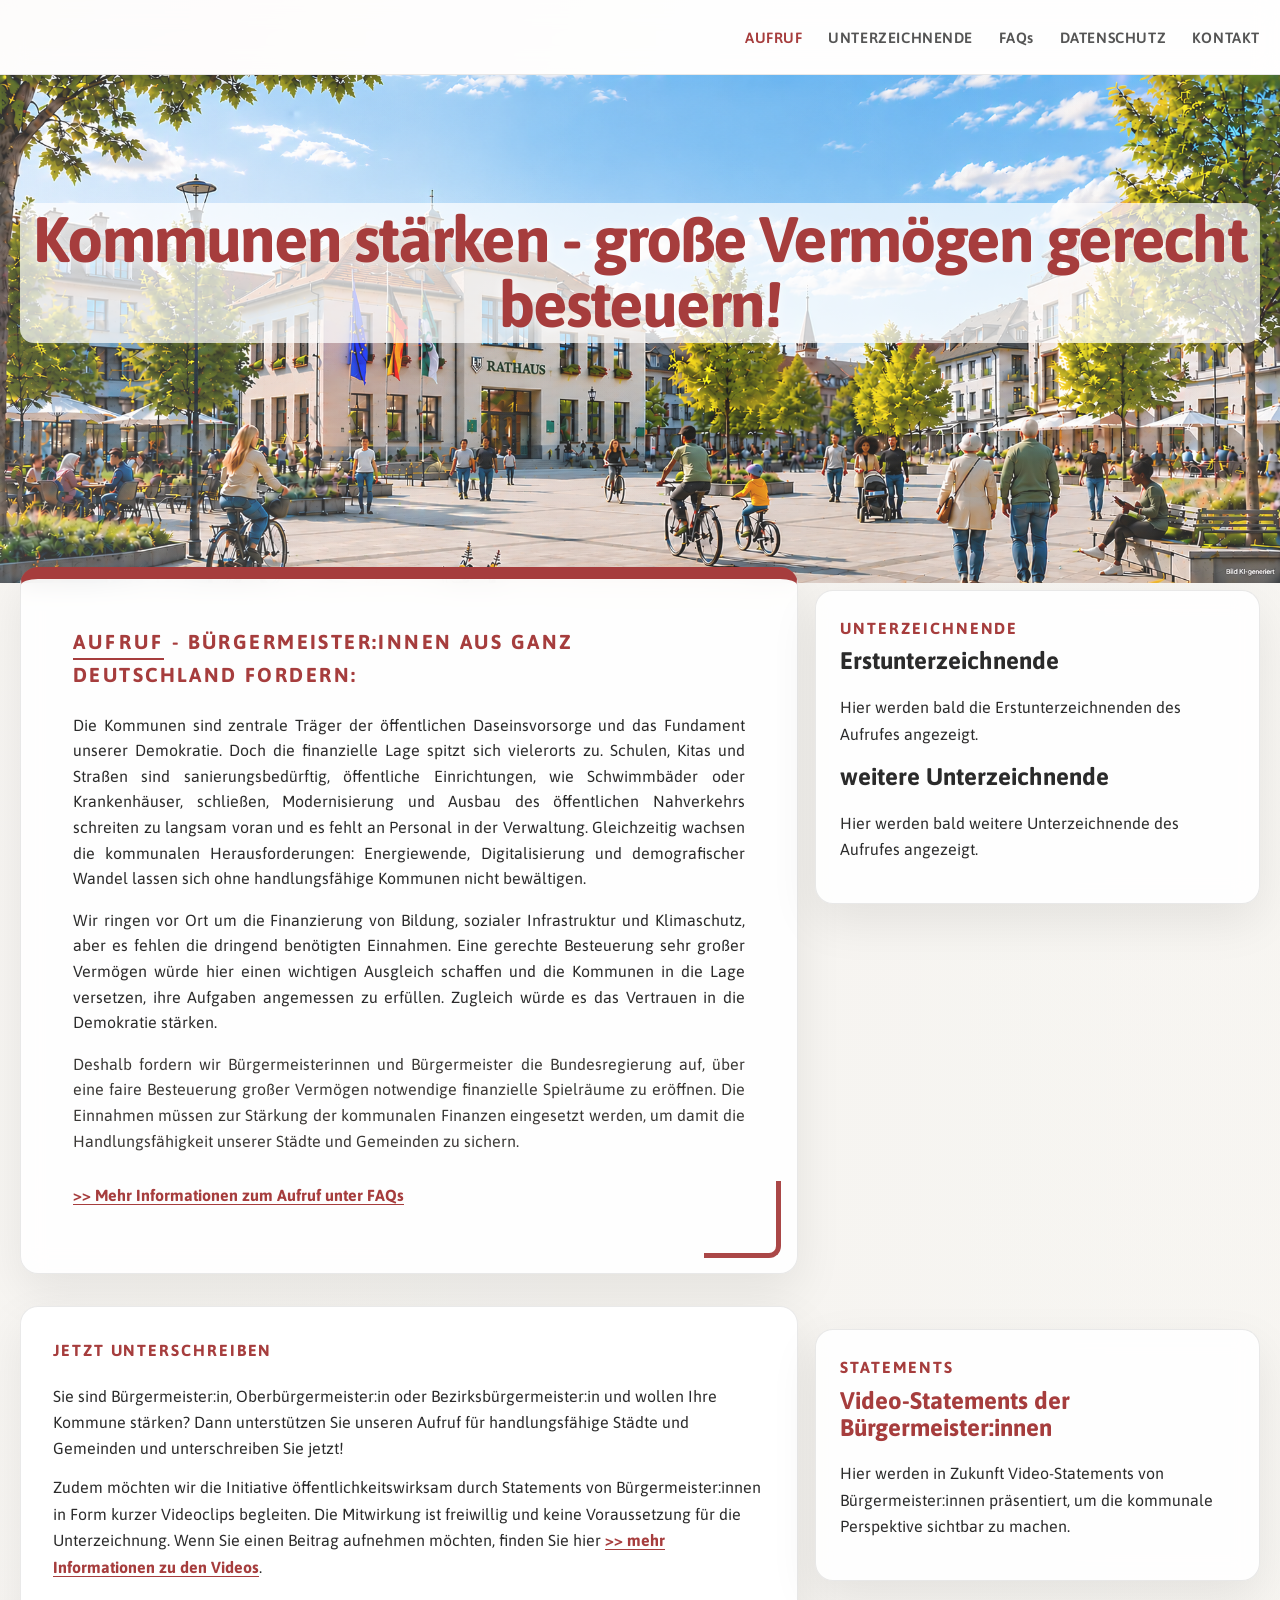
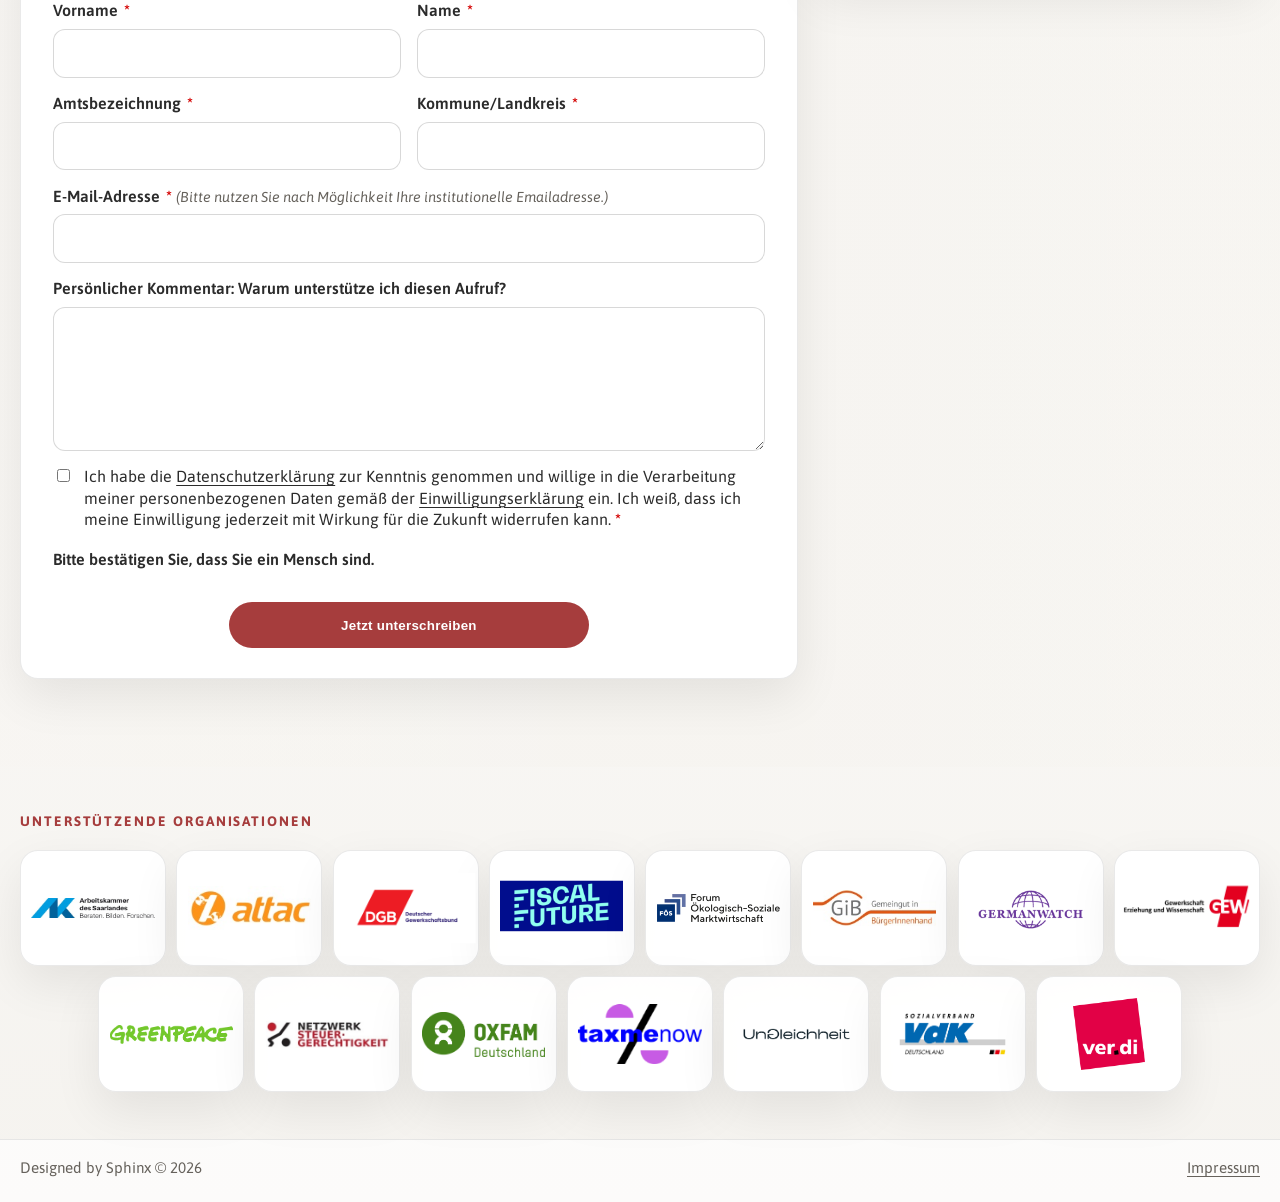
<file: index.html>
﻿<!doctype html>
<html lang="de">
<head>
  <meta charset="utf-8">
  <meta name="viewport" content="width=device-width, initial-scale=1">
  <title>Kommunen stärken - Für starke Kommunen</title>
  <meta name="description" content="Lokale Reproduktion von Kommunen stärken mit den überarbeiteten Texten aus der PDF und den verlinkten Unterseiten.">
  <link rel="preconnect" href="https://fonts.googleapis.com">
  <link rel="preconnect" href="https://fonts.gstatic.com" crossorigin>
  <link href="https://fonts.googleapis.com/css2?family=Asap:wght@300;400;500;600;700&display=swap" rel="stylesheet">
  <link rel="stylesheet" href="./style.css?v=20261107-title-2">
  <script src="https://js.hcaptcha.com/1/api.js" async defer></script>
  <script defer src="./script.js?v=20260735"></script>
</head>
<body class="home">
  <header class="site-header">
    <div class="container header-inner">
      <button class="nav-toggle" type="button" aria-expanded="false" aria-controls="site-nav">
        <span class="sr-only">Navigation umschalten</span>
        <span></span><span></span><span></span>
      </button>
      <nav id="site-nav" class="site-nav" aria-label="Hauptnavigation">
        <a class="active" href="./">Aufruf</a>
        <a href="./unterstuetzer-unterstuetzerinnen-unterschriften/">Unterzeichnende</a>
        <a class="faq-link" href="./faqs/">FAQs</a>
        <a href="./datenschutz/">Datenschutz</a>
        <a href="./kontakt/">Kontakt</a>
      </nav>
    </div>
  </header>

  <main>
    <section class="hero">
      <div class="container hero-stage" style="padding-top:8rem;padding-bottom:5.5rem;">
        <div class="hero-title">
          <h1>Kommunen stärken - große Vermögen gerecht besteuern!</h1>
        </div>
        <div class="hero-grid hero-grid-home" style="margin-top:14rem;">
          <div class="hero-copy" style="margin-top:0;">
            <p class="panel-label"><span class="panel-label-aufruf">Aufruf</span> - Bürgermeister:innen aus ganz Deutschland fordern:</p>
            <p>
              Die Kommunen sind zentrale Träger der öffentlichen Daseinsvorsorge und das Fundament unserer
              Demokratie. Doch die finanzielle Lage spitzt sich vielerorts zu. Schulen, Kitas und Straßen sind
              sanierungsbedürftig, öffentliche Einrichtungen, wie Schwimmbäder oder
              Krankenhäuser, schließen, Modernisierung und Ausbau des öffentlichen Nahverkehrs schreiten zu
              langsam voran und es fehlt an Personal in der Verwaltung. Gleichzeitig wachsen die kommunalen
              Herausforderungen: Energiewende, Digitalisierung und demografischer Wandel lassen sich ohne
              handlungsfähige Kommunen nicht bewältigen.
            </p>
            <p>
              Wir ringen vor Ort um die Finanzierung von Bildung, sozialer Infrastruktur und Klimaschutz, aber es
              fehlen die dringend benötigten Einnahmen. Eine gerechte Besteuerung sehr großer Vermögen
              würde hier einen wichtigen Ausgleich schaffen und die Kommunen in die Lage versetzen, ihre
              Aufgaben angemessen zu erfüllen. Zugleich würde es das Vertrauen in die Demokratie stärken.
            </p>
            <p class="lead">
              Deshalb fordern wir Bürgermeisterinnen und Bürgermeister die Bundesregierung auf, über eine
              faire Besteuerung großer Vermögen notwendige finanzielle Spielräume zu eröffnen. Die
              Einnahmen müssen zur Stärkung der kommunalen Finanzen eingesetzt werden, um damit die
              Handlungsfähigkeit unserer Städte und Gemeinden zu sichern.
            </p>
            <p>
              <a class="inline-link" href="./faqs/">&gt;&gt; Mehr Informationen zum Aufruf unter FAQs</a>
            </p>
          </div>
          <aside class="hero-panel" style="margin-top:1.4rem;">
            <p class="panel-label">Unterzeichnende</p>
            <h2>Erstunterzeichnende</h2>
            <p>Hier werden bald die Erstunterzeichnenden des Aufrufes angezeigt.</p>
            <h2>weitere Unterzeichnende</h2>
            <p>Hier werden bald weitere Unterzeichnende des Aufrufes angezeigt.</p>
          </aside>
          <form
            class="signature-form hero-contact-form custom-signature-form"
            id="custom-signature-form"
            action="https://submit.jotform.com/submit/262112882652052"
            method="POST"
            target="jotform-submit-frame"
            accept-charset="utf-8"
          >
            <div class="form-intro">
              <p class="panel-label">Jetzt unterschreiben</p>
              <p class="form-intro-copy">
                Sie sind Bürgermeister:in, Oberbürgermeister:in oder Bezirksbürgermeister:in und wollen Ihre Kommune stärken? Dann unterstützen Sie unseren Aufruf für handlungsfähige Städte und Gemeinden und unterschreiben Sie jetzt!
              </p>
              <p class="form-video-note">
                Zudem möchten wir die Initiative öffentlichkeitswirksam durch Statements von Bürgermeister:innen in Form kurzer Videoclips begleiten. Die Mitwirkung ist freiwillig und keine Voraussetzung für die Unterzeichnung. Wenn Sie einen Beitrag aufnehmen möchten, finden Sie hier
                <a
                  class="inline-link video-info-trigger"
                  href="#video-info-modal"
                  data-modal-open="video-info-modal"
                  aria-haspopup="dialog"
                  aria-controls="video-info-modal"
                ><strong>&gt;&gt; mehr Informationen zu den Videos</strong></a>.
              </p>
            </div>

            <input type="hidden" name="formID" value="262112882652052">
            <input type="hidden" name="JWTContainer" id="jotform-jwt-container" value="">
            <input type="hidden" name="cardinalOrderNumber" id="jotform-cardinal-order-number" value="">
            <input type="hidden" name="jsExecutionTracker" value="build-date-1785599306585">
            <input type="hidden" name="submitSource" value="unknown">
            <input type="hidden" name="submitDate" id="jotform-submit-date" value="">
            <input type="hidden" name="buildDate" value="1785599306585">
            <input type="hidden" name="uploadServerUrl" value="https://upload.jotform.com/upload">
            <input type="hidden" name="eventObserver" value="1">
            <input type="hidden" name="simple_spc" value="262112882652052-262112882652052">
            <input type="hidden" name="website" value="">
            <input type="hidden" name="q13_typeA" id="jotform-consent-value" value="">
            <input type="hidden" name="q24_verifizierungsstatus" value="">
            <input type="hidden" name="hcaptcha_visible" id="jotform-hcaptcha-visible" value="">

            <div class="form-grid">
              <div class="field">
                <label for="signature-first">Vorname <span class="required-star" aria-hidden="true">*</span></label>
                <input id="signature-first" name="q2_q2_fullname0[first]" type="text" autocomplete="given-name" required>
              </div>
              <div class="field">
                <label for="signature-last">Name <span class="required-star" aria-hidden="true">*</span></label>
                <input id="signature-last" name="q2_q2_fullname0[last]" type="text" autocomplete="family-name" required>
              </div>
              <div class="field">
                <label for="signature-office">Amtsbezeichnung <span class="required-star" aria-hidden="true">*</span></label>
                <input id="signature-office" name="q20_amtsbezeichnung" type="text" autocomplete="organization-title" required>
              </div>
              <div class="field">
                <label for="signature-municipality">Kommune/Landkreis <span class="required-star" aria-hidden="true">*</span></label>
                <input id="signature-municipality" name="q21_kommunelandkreis" type="text" autocomplete="address-level2" required>
              </div>
              <div class="field field-full">
                <label for="signature-email">E-Mail-Adresse <span class="required-star" aria-hidden="true">*</span> <span class="email-hint">(Bitte nutzen Sie nach Möglichkeit Ihre institutionelle Emailadresse.)</span></label>
                <input id="signature-email" name="q23_emailadresse" type="email" autocomplete="email" required>
              </div>
              <div class="field field-full">
                <label for="signature-statement">Persönlicher Kommentar: Warum unterstütze ich diesen Aufruf?</label>
                <textarea id="signature-statement" name="q4_q4_textarea2" rows="6"></textarea>
              </div>
              <div class="field field-full">
                <label class="checkline consent-checkline" for="signature-consent">
                  <input id="signature-consent" type="checkbox" required>
                  <span>
                    Ich habe die <a href="./datenschutz/">Datenschutzerklärung</a> zur Kenntnis genommen und willige in die Verarbeitung meiner personenbezogenen Daten gemäß der <a href="#consent-modal" data-modal-open="consent-modal" aria-haspopup="dialog" aria-controls="consent-modal">Einwilligungserklärung</a> ein. Ich weiß, dass ich meine Einwilligung jederzeit mit Wirkung für die Zukunft widerrufen kann. <span class="consent-checkmark" aria-hidden="true">*</span>
                  </span>
                </label>
              </div>
              <div class="field field-full captcha-block">
                <p class="captcha-label">Bitte bestätigen Sie, dass Sie ein Mensch sind.</p>
                <div class="h-captcha" data-sitekey="772f4a50-7161-425e-8cd5-4d7e361ab765" data-callback="hcaptchaCallbackCustom" data-expired-callback="hcaptchaExpiredCallbackCustom"></div>
              </div>
            </div>

            <div class="form-actions">
              <button class="btn btn-primary" type="submit" style="cursor: pointer !important;">Jetzt unterschreiben</button>
            </div>
          </form>
          <iframe
            id="jotform-submit-frame"
            name="jotform-submit-frame"
            title="Jotform submission frame"
            sandbox="allow-forms allow-popups allow-scripts allow-top-navigation allow-same-origin"
            src="about:blank"
            aria-hidden="true"
            tabindex="-1"
            class="jotform-submit-frame"
          ></iframe>
          <aside class="hero-panel hero-statement-panel" style="margin-top:1.4rem;">
            <p class="panel-label">Statements</p>
            <h2>Video-Statements der Bürgermeister:innen</h2>
            <p>
              Hier werden in Zukunft Video-Statements von Bürgermeister:innen präsentiert, um die kommunale Perspektive sichtbar zu machen.
            </p>
          </aside>
        </div>
      </div>
    </section>

    <section class="section section-logos" aria-label="Unterstützende Organisationen">
      <div class="container">
        <div class="section-heading">
          <p class="eyebrow">Unterstützende Organisationen</p>
        </div>
        <div class="logo-grid">
          <div class="logo-row logo-row-top">
            <div class="logo-card"><img src="./Logos/Arbeitskammer des Saarlandes.jpg" alt="Arbeitskammer des Saarlandes"></div>
            <div class="logo-card"><img src="./Logos/attac.jpg" alt="Attac"></div>
            <div class="logo-card"><img src="./Logos/DGB.png" alt="DGB"></div>
            <div class="logo-card"><img src="./Logos/Fiscal_future.png" alt="Fiscal Future"></div>
            <div class="logo-card"><img src="./Logos/FÖSM.png" alt="Forum Ökologisch-Soziale Marktwirtschaft"></div>
            <div class="logo-card"><img src="./Logos/GIB.jpg" alt="Gemeingut in BürgerInnenhand"></div>
            <div class="logo-card"><img src="./Logos/germanwatch.png" alt="Germanwatch"></div>
            <div class="logo-card"><img src="./Logos/GEW.png" alt="GEW"></div>
          </div>
          <div class="logo-row logo-row-bottom">
            <div class="logo-card"><img src="./Logos/greenpeace.png" alt="Greenpeace"></div>
            <div class="logo-card"><img src="./Logos/netzwerk_steuergerechtigkeit.jpg" alt="Netzwerk Steuergerechtigkeit"></div>
            <div class="logo-card"><img src="./Logos/Oxfam.jpg" alt="Oxfam"></div>
            <div class="logo-card"><img src="./Logos/taxmenow.png" alt="taxmenow"></div>
            <div class="logo-card"><img src="./Logos/Ungleichheit.png" alt="Ungleichheit.info"></div>
            <div class="logo-card"><img src="./Logos/VdK_Logo_Farbig_RGB_Schutzzone.png" alt="VdK"></div>
            <div class="logo-card"><img src="./Logos/ver.di.webp" alt="ver.di"></div>
          </div>
        </div>
      </div>
    </section>

  </main>

  <div class="video-modal" id="video-info-modal" aria-hidden="true">
    <div class="video-modal__backdrop" data-modal-close></div>
    <div class="video-modal__panel" role="dialog" aria-modal="true" aria-labelledby="video-info-intro">
      <button class="video-modal__close" type="button" data-modal-close aria-label="Popup schließen">×</button>
      <p class="eyebrow">Hinweise zum Video-Statement</p>
      <h2 id="video-info-intro">Wir freuen uns über Ihr Interesse, die Initiative mit einem Videostatement zu unterstützen!</h2>
      <p>Die Video-Statements sind ein wichtiger Bestandteil der Kampagne und tragen wesentlich dazu bei, die kommunale Perspektive sichtbar zu machen und den politischen Handlungsdruck zu erhöhen. Die Videostatements werden wir auf der Webseite sowie über Social-Media veröffentlichen.</p>
      <p>Nachfolgend finden Sie alle wichtigen Informationen zur inhaltlichen und technischen Umsetzung.</p>

      <h3>1. Inhaltliche Gestaltung (max. 60 Sekunden)</h3>
      <p>Wir möchten Sie bitten, sich bei Ihrem Statement an folgenden Punkten zu orientieren:</p>
      <ul>
        <li>Kurze Vorstellung (Name, Funktion, Kommune)</li>
        <li>Unterstützung der Initiative „Vermögen besteuern jetzt“</li>
        <li>Kurze Beschreibung der finanziellen Situation Ihrer Kommune</li>
        <li>Konkrete Beispiele (1–3 Projekte), die bei besserer Finanzierung umgesetzt werden könnten</li>
      </ul>
      <p>Hinweis: Ob frei gesprochen oder anhand weniger Stichpunkte – ein persönliches und authentisches Statement vermittelt Ihr Anliegen oft am besten.</p>

      <h3>2. Technische Hinweise zur Aufnahme</h3>
      <ul>
        <li>Gerät: Smartphone (aktuelle Modelle ausreichend)</li>
        <li>Format: Hochformat (vertikal, 9:16)</li>
        <li>Bild: Ruhiger Hintergrund, gute Ausleuchtung (Tageslicht bevorzugt)</li>
        <li>Ton: Möglichst ruhige Umgebung ohne Hintergrundgeräusche</li>
        <li>Position: Kamera auf Augenhöhe, Gesicht gut sichtbar</li>
        <li>Dauer: maximal 60 Sekunden</li>
      </ul>

      <h3>3. Qualitätstipps</h3>
      <ul>
        <li>Blick möglichst direkt in die Kamera</li>
        <li>Klare, verständliche Sprache</li>
        <li>Kurze, prägnante Aussagen</li>
        <li>Wenn möglich: Stativ oder stabile Ablage nutzen</li>
        <li>Kopf und Oberkörper mittig im Bild platzieren, oben und unten etwas Abstand lassen (für spätere Einblendungen und Schnitt)</li>
      </ul>

      <h3>4. Einreichung des Videos</h3>
      <p>Bitte senden Sie das fertige Video über einen der folgenden Wege:</p>
      <ul>
        <li>per E-Mail (falls Dateigröße geeignet)</li>
        <li>über gängige Upload-Dienste (z. B. WeTransfer o. Ä.)</li>
      </ul>
      <p>E-Mail-Adresse: info@kommunen-staerken.de</p>

      <h3>5. Weiterverarbeitung und Nutzung</h3>
      <p>Die eingereichten Videos werden:</p>
      <ul>
        <li>technisch optimiert (Schnitt, Ton, Untertitel)</li>
        <li>für Social Media (insbesondere Hochformat) aufbereitet</li>
        <li>im Rahmen der Kampagne veröffentlicht</li>
        <li>über die Kanäle der beteiligten Organisationen verbreitet</li>
      </ul>
      <p>Mit der Einsendung erklären Sie sich mit der Verwendung im Rahmen der Kampagne einverstanden.</p>

      <h3>6. Unterstützung bei Fragen</h3>
      <p>Bei technischen oder inhaltlichen Fragen stehen wir Ihnen jederzeit gerne zur Verfügung.</p>
      <p>Vielen Dank für Ihre Unterstützung!</p>
    </div>
  </div>

  <div class="video-modal" id="consent-modal" aria-hidden="true">
    <div class="video-modal__backdrop" data-modal-close></div>
    <div class="video-modal__panel" role="dialog" aria-modal="true" aria-labelledby="consent-title">
      <button class="video-modal__close" type="button" data-modal-close aria-label="Popup schließen">×</button>
      <p class="eyebrow">Einwilligungserklärung</p>
      <h2 id="consent-title">Einwilligungserklärung zur Veröffentlichung</h2>
      <p>Ich erkläre mich damit einverstanden, dass meine nachfolgend angegebenen personenbezogenen Daten im Rahmen des Projekts veröffentlicht werden.</p>
      <p>Die Einwilligung umfasst - soweit von mir zur Verfügung gestellt - folgende Daten:</p>
      <ul>
        <li>Name</li>
        <li>Amt (Bürgermeisterin/Bürgermeister)</li>
        <li>Stadt bzw. Gemeinde</li>
        <li>Mein persönliches Statement</li>
        <li>Ggf. ein von mir freiwillig übermitteltes Video</li>
      </ul>
      <p>Mir ist bekannt, dass die Veröffentlichung auf einer öffentlich zugänglichen Internetseite erfolgt und die Inhalte weltweit abrufbar sind. Ebenso ist mir bekannt, dass Suchmaschinen die veröffentlichten Inhalte erfassen und speichern können.</p>
      <p>Ich bestätige, dass ich die übermittelten Inhalte selbst erstellt habe bzw. zur Nutzung berechtigt bin.</p>
      <p>Die Einwilligung erfolgt freiwillig und kann jederzeit mit Wirkung für die Zukunft gegenüber dem Verantwortlichen widerrufen werden. Nach Eingang des Widerrufs werden meine personenbezogenen Daten im Rahmen der technischen und rechtlichen Möglichkeiten unverzüglich von der Website entfernt. Bereits erfolgte Zwischenspeicherungen durch Suchmaschinen oder Internetarchive liegen außerhalb des Einflussbereichs des Verantwortlichen.</p>
    </div>
  </div>

  <footer class="site-footer">
    <div class="container footer-inner">
      <span>Designed by Sphinx © 2026</span>
      <a href="./impressum/">Impressum</a>
    </div>
  </footer>
</body>
</html>
</file>
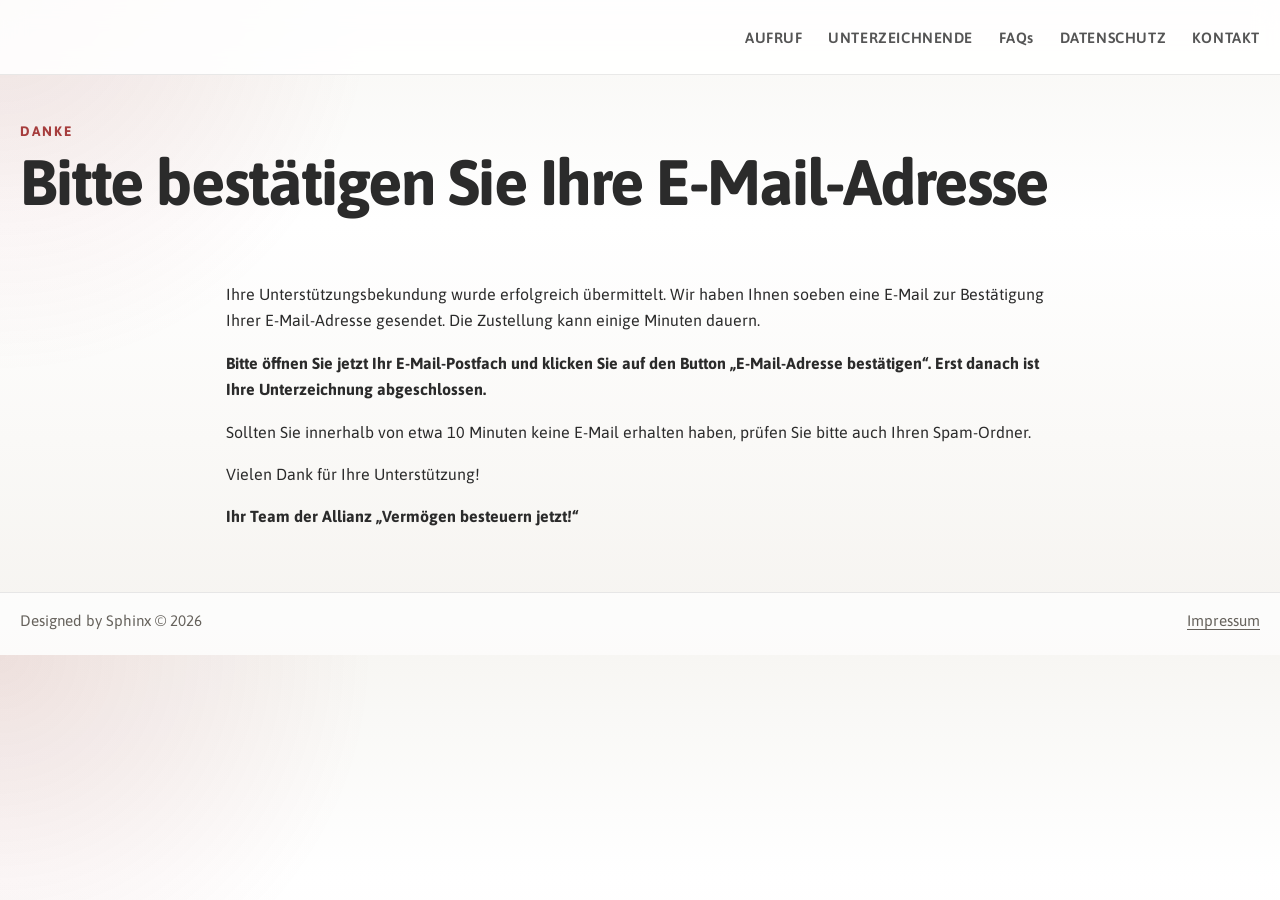
<file: danke/index.html>
<!doctype html>
<html lang="de">
<head>
  <meta charset="utf-8">
  <meta name="viewport" content="width=device-width, initial-scale=1">
  <title>Danke - Kommunen stärken</title>
  <meta name="description" content="Bestätigungsseite für die Unterstützung der Initiative Kommunen stärken.">
  <link rel="preconnect" href="https://fonts.googleapis.com">
  <link rel="preconnect" href="https://fonts.gstatic.com" crossorigin>
  <link href="https://fonts.googleapis.com/css2?family=Asap:wght@300;400;500;600;700&display=swap" rel="stylesheet">
  <link rel="stylesheet" href="../style.css?v=20260801">
  <script defer src="../script.js?v=20260732"></script>
</head>
<body>
  <header class="site-header">
    <div class="container header-inner">
      <button class="nav-toggle" type="button" aria-expanded="false" aria-controls="site-nav">
        <span class="sr-only">Navigation umschalten</span>
        <span></span><span></span><span></span>
      </button>
      <nav id="site-nav" class="site-nav" aria-label="Hauptnavigation">
        <a href="../">Aufruf</a>
        <a href="../unterstuetzer-unterstuetzerinnen-unterschriften/">Unterzeichnende</a>
        <a class="faq-link" href="../faqs/">FAQs</a>
        <a href="../datenschutz/">Datenschutz</a>
        <a href="../kontakt/">Kontakt</a>
      </nav>
    </div>
  </header>

  <main class="page">
    <section class="section page-hero">
      <div class="container">
        <p class="eyebrow">Danke</p>
        <h1>Bitte bestätigen Sie Ihre E-Mail-Adresse</h1>
      </div>
    </section>

    <section class="section">
      <div class="container prose">
        <p>Ihre Unterstützungsbekundung wurde erfolgreich übermittelt. Wir haben Ihnen soeben eine E-Mail zur Bestätigung Ihrer E-Mail-Adresse gesendet. Die Zustellung kann einige Minuten dauern.</p>

        <p><strong>Bitte öffnen Sie jetzt Ihr E-Mail-Postfach und klicken Sie auf den Button „E-Mail-Adresse bestätigen“. Erst danach ist Ihre Unterzeichnung abgeschlossen.</strong></p>

        <p>Sollten Sie innerhalb von etwa 10 Minuten keine E-Mail erhalten haben, prüfen Sie bitte auch Ihren Spam-Ordner.</p>

        <p>Vielen Dank für Ihre Unterstützung!</p>

        <p><strong>Ihr Team der Allianz „Vermögen besteuern jetzt!“</strong></p>
      </div>
    </section>
  </main>

  <footer class="site-footer">
    <div class="container footer-inner">
      <span>Designed by Sphinx © 2026</span>
      <a href="../impressum/">Impressum</a>
    </div>
  </footer>
</body>
</html>
</file>
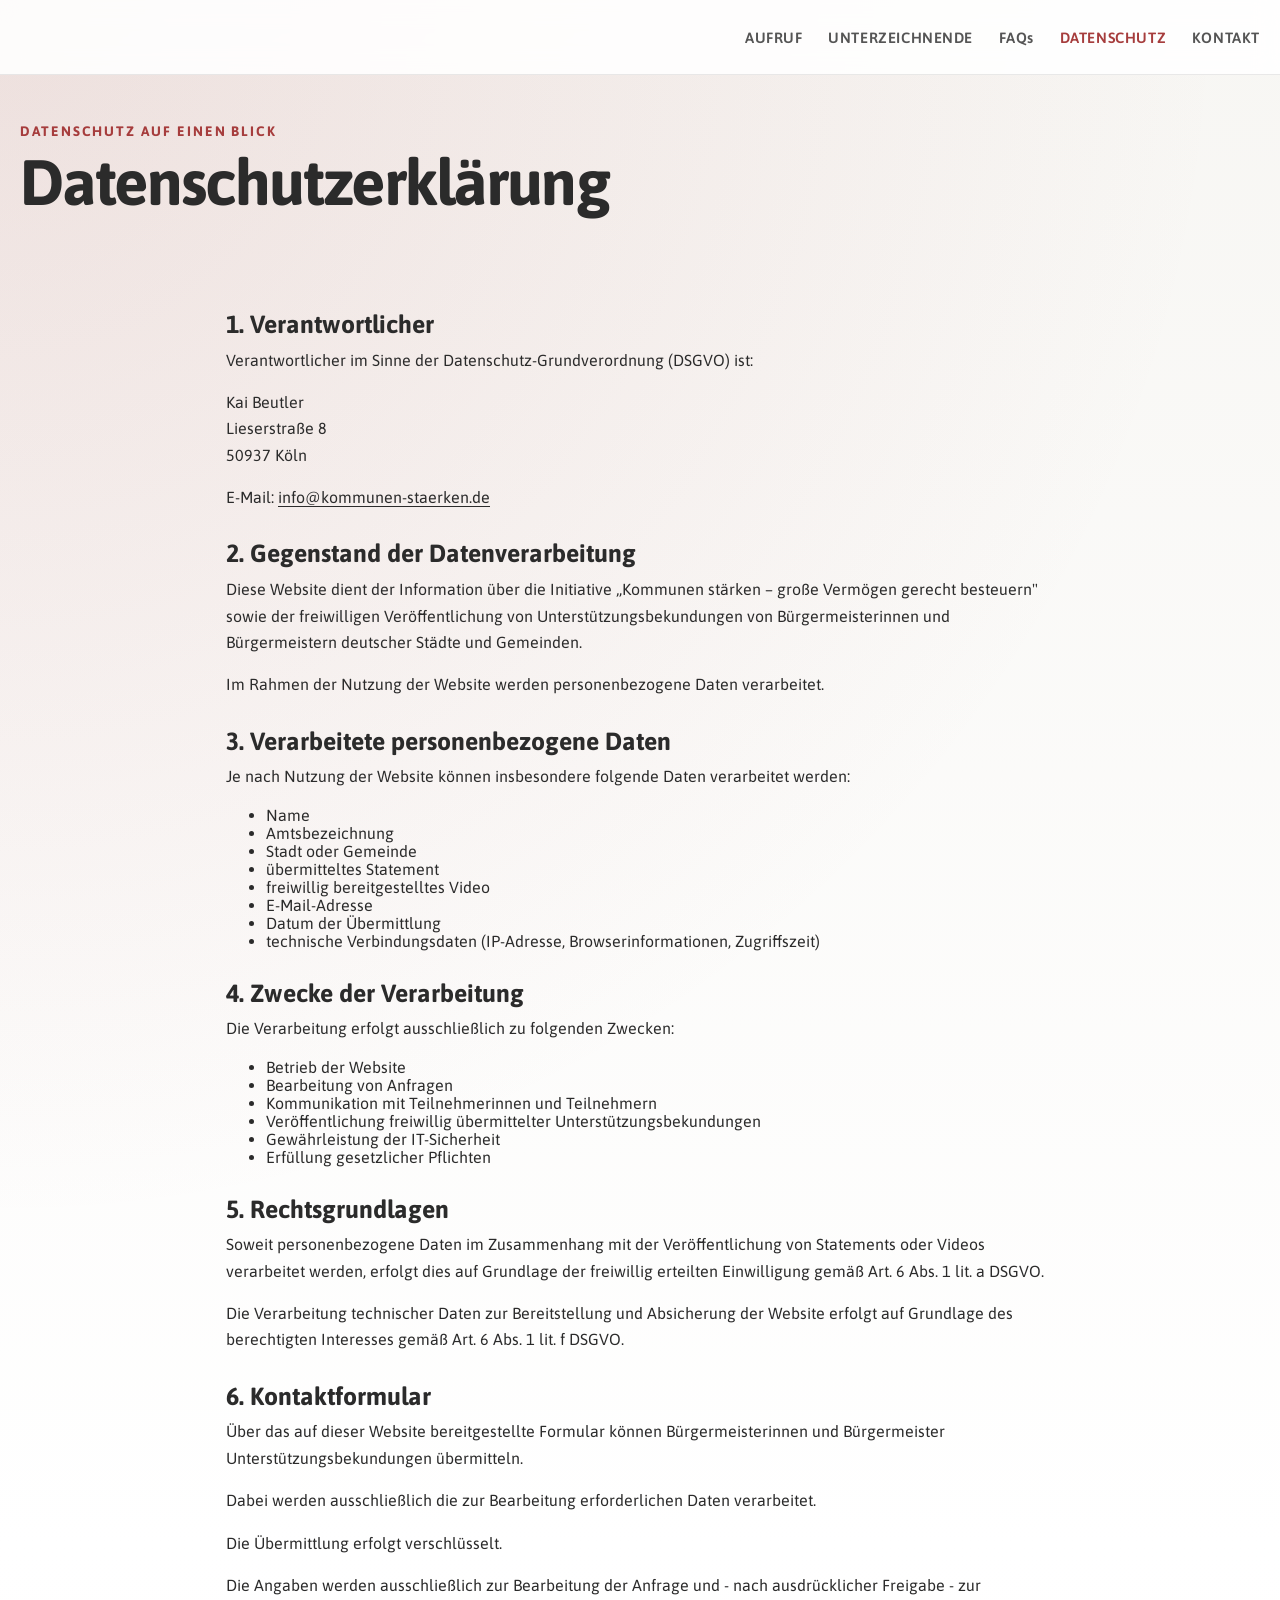
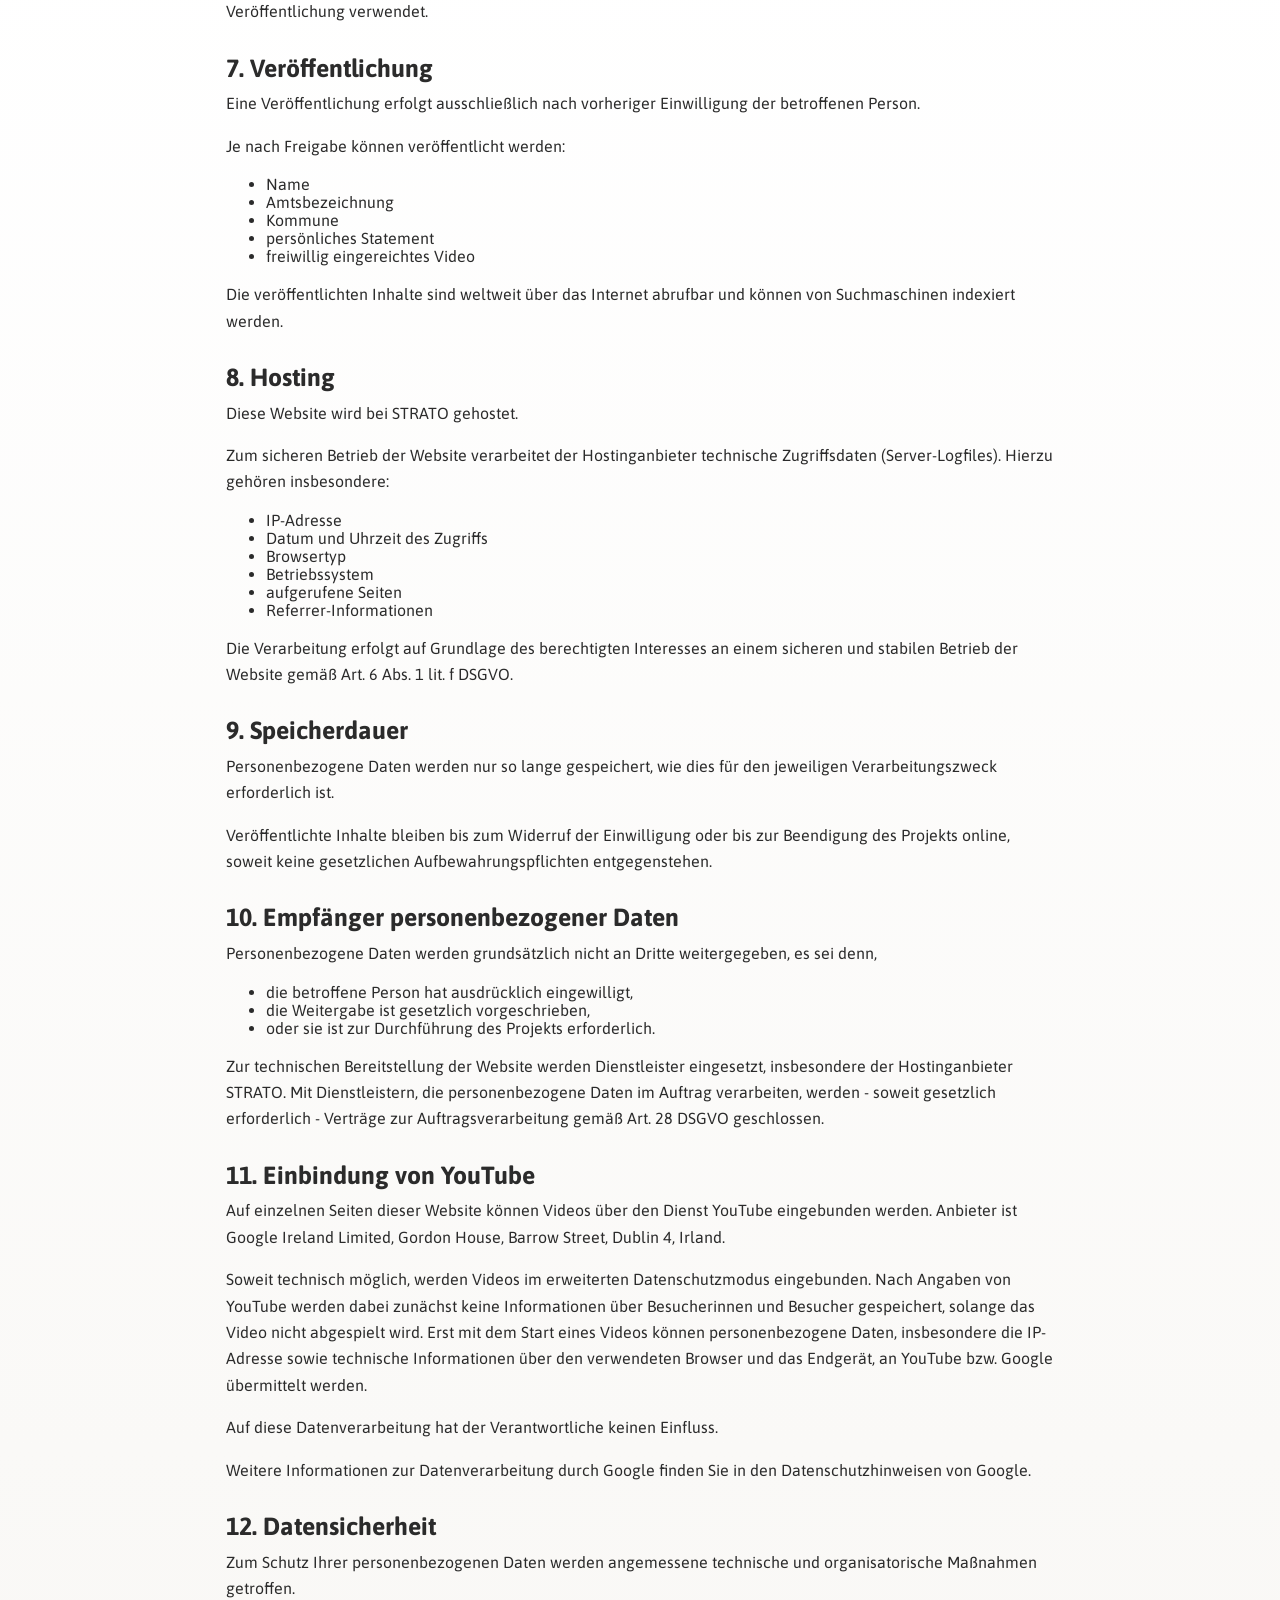
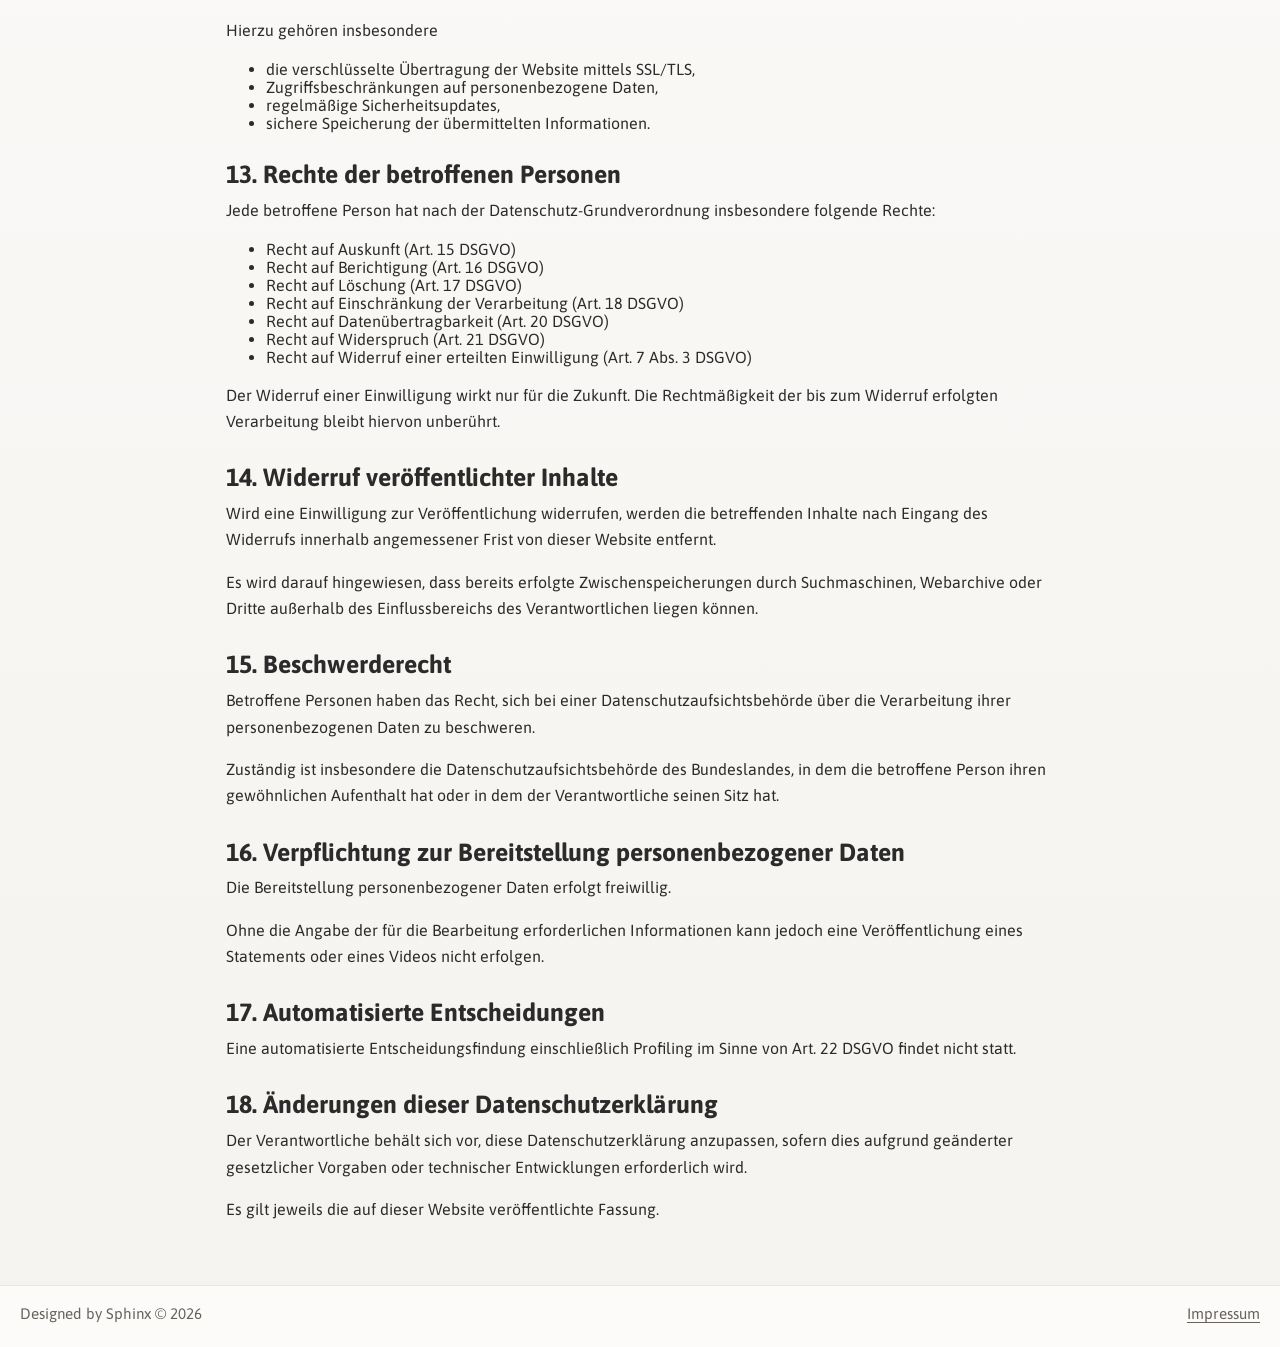
<file: datenschutz/index.html>
<!doctype html>
<html lang="de">
<head>
  <meta charset="utf-8">
  <meta name="viewport" content="width=device-width, initial-scale=1">
  <title>Datenschutzerklärung - Kommunen stärken</title>
  <meta name="description" content="Datenschutzerklärung der lokalen Kopie.">
  <link rel="preconnect" href="https://fonts.googleapis.com">
  <link rel="preconnect" href="https://fonts.gstatic.com" crossorigin>
  <link href="https://fonts.googleapis.com/css2?family=Asap:wght@300;400;500;600;700&display=swap" rel="stylesheet">
  <link rel="stylesheet" href="../style.css?v=20260801">
  <script defer src="../script.js?v=20260732"></script>
</head>
<body>
  <header class="site-header">
    <div class="container header-inner">
      <button class="nav-toggle" type="button" aria-expanded="false" aria-controls="site-nav">
        <span class="sr-only">Navigation umschalten</span>
        <span></span><span></span><span></span>
      </button>
      <nav id="site-nav" class="site-nav" aria-label="Hauptnavigation">
        <a href="../">Aufruf</a>
        <a href="../unterstuetzer-unterstuetzerinnen-unterschriften/">Unterzeichnende</a>
        <a class="faq-link" href="../faqs/">FAQs</a>
        <a class="active" href="../datenschutz/">Datenschutz</a>
        <a href="../kontakt/">Kontakt</a>
      </nav>
    </div>
  </header>

  <main class="page">
    <section class="section page-hero">
      <div class="container">
        <p class="eyebrow">Datenschutz auf einen Blick</p>
        <h1>Datenschutzerklärung</h1>
      </div>
    </section>
    <section class="section">
      <div class="container prose">
        <h2>1. Verantwortlicher</h2>
        <p>Verantwortlicher im Sinne der Datenschutz-Grundverordnung (DSGVO) ist:</p>
        <p>Kai Beutler<br>Lieserstraße 8<br>50937 Köln</p>
        <p>E-Mail: <a href="mailto:info@kommunen-staerken.de">info@kommunen-staerken.de</a></p>

        <h2>2. Gegenstand der Datenverarbeitung</h2>
        <p>Diese Website dient der Information über die Initiative „Kommunen stärken – große Vermögen gerecht besteuern" sowie der freiwilligen Veröffentlichung von Unterstützungsbekundungen von Bürgermeisterinnen und Bürgermeistern deutscher Städte und Gemeinden.</p>
        <p>Im Rahmen der Nutzung der Website werden personenbezogene Daten verarbeitet.</p>

        <h2>3. Verarbeitete personenbezogene Daten</h2>
        <p>Je nach Nutzung der Website können insbesondere folgende Daten verarbeitet werden:</p>
        <ul>
          <li>Name</li>
          <li>Amtsbezeichnung</li>
          <li>Stadt oder Gemeinde</li>
          <li>übermitteltes Statement</li>
          <li>freiwillig bereitgestelltes Video</li>
          <li>E-Mail-Adresse</li>
          <li>Datum der Übermittlung</li>
          <li>technische Verbindungsdaten (IP-Adresse, Browserinformationen, Zugriffszeit)</li>
        </ul>

        <h2>4. Zwecke der Verarbeitung</h2>
        <p>Die Verarbeitung erfolgt ausschließlich zu folgenden Zwecken:</p>
        <ul>
          <li>Betrieb der Website</li>
          <li>Bearbeitung von Anfragen</li>
          <li>Kommunikation mit Teilnehmerinnen und Teilnehmern</li>
          <li>Veröffentlichung freiwillig übermittelter Unterstützungsbekundungen</li>
          <li>Gewährleistung der IT-Sicherheit</li>
          <li>Erfüllung gesetzlicher Pflichten</li>
        </ul>

        <h2>5. Rechtsgrundlagen</h2>
        <p>Soweit personenbezogene Daten im Zusammenhang mit der Veröffentlichung von Statements oder Videos verarbeitet werden, erfolgt dies auf Grundlage der freiwillig erteilten Einwilligung gemäß Art. 6 Abs. 1 lit. a DSGVO.</p>
        <p>Die Verarbeitung technischer Daten zur Bereitstellung und Absicherung der Website erfolgt auf Grundlage des berechtigten Interesses gemäß Art. 6 Abs. 1 lit. f DSGVO.</p>

        <h2>6. Kontaktformular</h2>
        <p>Über das auf dieser Website bereitgestellte Formular können Bürgermeisterinnen und Bürgermeister Unterstützungsbekundungen übermitteln.</p>
        <p>Dabei werden ausschließlich die zur Bearbeitung erforderlichen Daten verarbeitet.</p>
        <p>Die Übermittlung erfolgt verschlüsselt.</p>
        <p>Die Angaben werden ausschließlich zur Bearbeitung der Anfrage und - nach ausdrücklicher Freigabe - zur Veröffentlichung verwendet.</p>

        <h2>7. Veröffentlichung</h2>
        <p>Eine Veröffentlichung erfolgt ausschließlich nach vorheriger Einwilligung der betroffenen Person.</p>
        <p>Je nach Freigabe können veröffentlicht werden:</p>
        <ul>
          <li>Name</li>
          <li>Amtsbezeichnung</li>
          <li>Kommune</li>
          <li>persönliches Statement</li>
          <li>freiwillig eingereichtes Video</li>
        </ul>
        <p>Die veröffentlichten Inhalte sind weltweit über das Internet abrufbar und können von Suchmaschinen indexiert werden.</p>

        <h2>8. Hosting</h2>
        <p>Diese Website wird bei STRATO gehostet.</p>
        <p>Zum sicheren Betrieb der Website verarbeitet der Hostinganbieter technische Zugriffsdaten (Server-Logfiles). Hierzu gehören insbesondere:</p>
        <ul>
          <li>IP-Adresse</li>
          <li>Datum und Uhrzeit des Zugriffs</li>
          <li>Browsertyp</li>
          <li>Betriebssystem</li>
          <li>aufgerufene Seiten</li>
          <li>Referrer-Informationen</li>
        </ul>
        <p>Die Verarbeitung erfolgt auf Grundlage des berechtigten Interesses an einem sicheren und stabilen Betrieb der Website gemäß Art. 6 Abs. 1 lit. f DSGVO.</p>

        <h2>9. Speicherdauer</h2>
        <p>Personenbezogene Daten werden nur so lange gespeichert, wie dies für den jeweiligen Verarbeitungszweck erforderlich ist.</p>
        <p>Veröffentlichte Inhalte bleiben bis zum Widerruf der Einwilligung oder bis zur Beendigung des Projekts online, soweit keine gesetzlichen Aufbewahrungspflichten entgegenstehen.</p>

        <h2>10. Empfänger personenbezogener Daten</h2>
        <p>Personenbezogene Daten werden grundsätzlich nicht an Dritte weitergegeben, es sei denn,</p>
        <ul>
          <li>die betroffene Person hat ausdrücklich eingewilligt,</li>
          <li>die Weitergabe ist gesetzlich vorgeschrieben,</li>
          <li>oder sie ist zur Durchführung des Projekts erforderlich.</li>
        </ul>
        <p>Zur technischen Bereitstellung der Website werden Dienstleister eingesetzt, insbesondere der Hostinganbieter STRATO. Mit Dienstleistern, die personenbezogene Daten im Auftrag verarbeiten, werden - soweit gesetzlich erforderlich - Verträge zur Auftragsverarbeitung gemäß Art. 28 DSGVO geschlossen.</p>

        <h2>11. Einbindung von YouTube</h2>
        <p>Auf einzelnen Seiten dieser Website können Videos über den Dienst YouTube eingebunden werden. Anbieter ist Google Ireland Limited, Gordon House, Barrow Street, Dublin 4, Irland.</p>
        <p>Soweit technisch möglich, werden Videos im erweiterten Datenschutzmodus eingebunden. Nach Angaben von YouTube werden dabei zunächst keine Informationen über Besucherinnen und Besucher gespeichert, solange das Video nicht abgespielt wird. Erst mit dem Start eines Videos können personenbezogene Daten, insbesondere die IP-Adresse sowie technische Informationen über den verwendeten Browser und das Endgerät, an YouTube bzw. Google übermittelt werden.</p>
        <p>Auf diese Datenverarbeitung hat der Verantwortliche keinen Einfluss.</p>
        <p>Weitere Informationen zur Datenverarbeitung durch Google finden Sie in den Datenschutzhinweisen von Google.</p>

        <h2>12. Datensicherheit</h2>
        <p>Zum Schutz Ihrer personenbezogenen Daten werden angemessene technische und organisatorische Maßnahmen getroffen.</p>
        <p>Hierzu gehören insbesondere</p>
        <ul>
          <li>die verschlüsselte Übertragung der Website mittels SSL/TLS,</li>
          <li>Zugriffsbeschränkungen auf personenbezogene Daten,</li>
          <li>regelmäßige Sicherheitsupdates,</li>
          <li>sichere Speicherung der übermittelten Informationen.</li>
        </ul>

        <h2>13. Rechte der betroffenen Personen</h2>
        <p>Jede betroffene Person hat nach der Datenschutz-Grundverordnung insbesondere folgende Rechte:</p>
        <ul>
          <li>Recht auf Auskunft (Art. 15 DSGVO)</li>
          <li>Recht auf Berichtigung (Art. 16 DSGVO)</li>
          <li>Recht auf Löschung (Art. 17 DSGVO)</li>
          <li>Recht auf Einschränkung der Verarbeitung (Art. 18 DSGVO)</li>
          <li>Recht auf Datenübertragbarkeit (Art. 20 DSGVO)</li>
          <li>Recht auf Widerspruch (Art. 21 DSGVO)</li>
          <li>Recht auf Widerruf einer erteilten Einwilligung (Art. 7 Abs. 3 DSGVO)</li>
        </ul>
        <p>Der Widerruf einer Einwilligung wirkt nur für die Zukunft. Die Rechtmäßigkeit der bis zum Widerruf erfolgten Verarbeitung bleibt hiervon unberührt.</p>

        <h2>14. Widerruf veröffentlichter Inhalte</h2>
        <p>Wird eine Einwilligung zur Veröffentlichung widerrufen, werden die betreffenden Inhalte nach Eingang des Widerrufs innerhalb angemessener Frist von dieser Website entfernt.</p>
        <p>Es wird darauf hingewiesen, dass bereits erfolgte Zwischenspeicherungen durch Suchmaschinen, Webarchive oder Dritte außerhalb des Einflussbereichs des Verantwortlichen liegen können.</p>

        <h2>15. Beschwerderecht</h2>
        <p>Betroffene Personen haben das Recht, sich bei einer Datenschutzaufsichtsbehörde über die Verarbeitung ihrer personenbezogenen Daten zu beschweren.</p>
        <p>Zuständig ist insbesondere die Datenschutzaufsichtsbehörde des Bundeslandes, in dem die betroffene Person ihren gewöhnlichen Aufenthalt hat oder in dem der Verantwortliche seinen Sitz hat.</p>

        <h2>16. Verpflichtung zur Bereitstellung personenbezogener Daten</h2>
        <p>Die Bereitstellung personenbezogener Daten erfolgt freiwillig.</p>
        <p>Ohne die Angabe der für die Bearbeitung erforderlichen Informationen kann jedoch eine Veröffentlichung eines Statements oder eines Videos nicht erfolgen.</p>

        <h2>17. Automatisierte Entscheidungen</h2>
        <p>Eine automatisierte Entscheidungsfindung einschließlich Profiling im Sinne von Art. 22 DSGVO findet nicht statt.</p>

        <h2>18. Änderungen dieser Datenschutzerklärung</h2>
        <p>Der Verantwortliche behält sich vor, diese Datenschutzerklärung anzupassen, sofern dies aufgrund geänderter gesetzlicher Vorgaben oder technischer Entwicklungen erforderlich wird.</p>
        <p>Es gilt jeweils die auf dieser Website veröffentlichte Fassung.</p>
      </div>
    </section>
  </main>

  <footer class="site-footer">
    <div class="container footer-inner">
      <span>Designed by Sphinx © 2026</span>
      <a href="../impressum/">Impressum</a>
    </div>
  </footer>
</body>
</html>
</file>
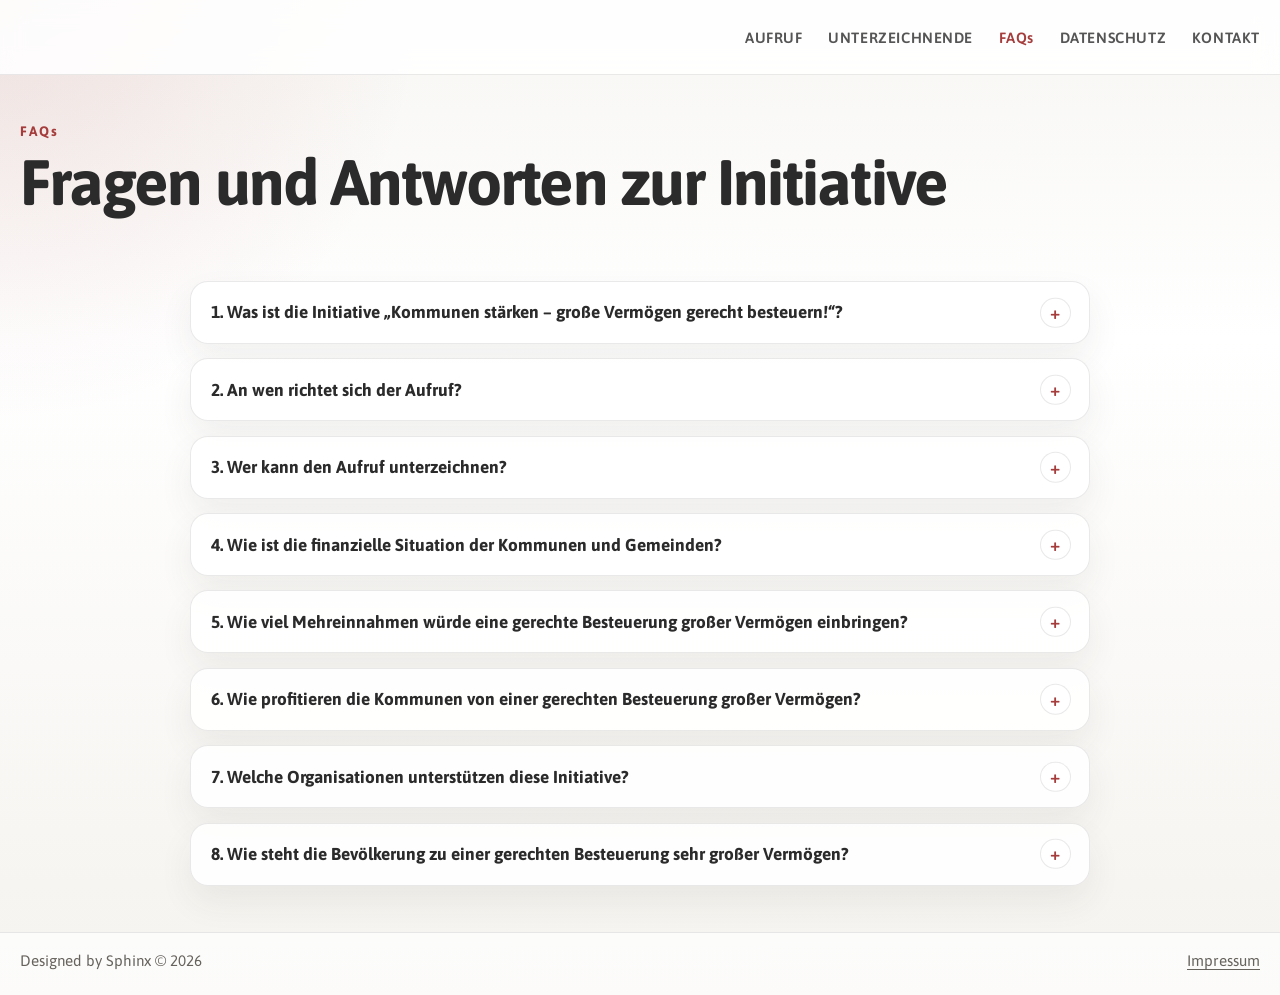
<file: faqs/index.html>
<!doctype html>
<html lang="de">
<head>
  <meta charset="utf-8">
  <meta name="viewport" content="width=device-width, initial-scale=1">
  <title>FAQs - Kommunen stärken</title>
  <meta name="description" content="Fragen und Antworten zur Initiative.">
  <meta http-equiv="Cache-Control" content="no-store, no-cache, must-revalidate, max-age=0">
  <meta http-equiv="Pragma" content="no-cache">
  <meta http-equiv="Expires" content="0">
  <link rel="preconnect" href="https://fonts.googleapis.com">
  <link rel="preconnect" href="https://fonts.gstatic.com" crossorigin>
  <link href="https://fonts.googleapis.com/css2?family=Asap:wght@300;400;500;600;700&display=swap" rel="stylesheet">
  <link rel="stylesheet" href="../style.css?v=20260801">
  <script defer src="../script.js?v=20260732"></script>
</head>
<body>
  <header class="site-header">
    <div class="container header-inner">
      <button class="nav-toggle" type="button" aria-expanded="false" aria-controls="site-nav">
        <span class="sr-only">Navigation umschalten</span>
        <span></span><span></span><span></span>
      </button>
      <nav id="site-nav" class="site-nav" aria-label="Hauptnavigation">
        <a href="../">Aufruf</a>
        <a href="../unterstuetzer-unterstuetzerinnen-unterschriften/">Unterzeichnende</a>
        <a class="active faq-link" href="../faqs/">FAQs</a>
        <a href="../datenschutz/">Datenschutz</a>
        <a href="../kontakt/">Kontakt</a>
      </nav>
    </div>
  </header>

  <main class="page">
    <section class="section page-hero">
      <div class="container">
        <p class="eyebrow eyebrow-faqs" style="text-transform: none !important;">FAQ<span class="faq-lower">s</span></p>
        <h1>Fragen und Antworten zur Initiative</h1>
      </div>
    </section>

    <section class="section">
      <div class="container">
        <div class="faq-accordion" aria-label="Fragen und Antworten">
          <details class="faq-item">
            <summary>1. Was ist die Initiative „Kommunen stärken – große Vermögen gerecht besteuern!“?</summary>
            <div class="faq-answer">
              <p>Die Initiative ist ein kommunaler Aufruf für eine bessere finanzielle Ausstattung von Städten und Gemeinden. Bürgermeister*innen machen gemeinsam darauf aufmerksam, dass viele Kommunen vor wachsenden Aufgaben stehen und dafür verlässliche finanzielle Spielräume benötigen. Der Aufruf verbindet diese kommunale Perspektive mit der Vermögensverteilung im Land und setzt sich für eine gerechtere Besteuerung großer Vermögen ein, um die Mittel den Kommunen und Gemeinden zur Verfügung zu stellen.</p>
            </div>
          </details>

          <details class="faq-item">
            <summary>2. An wen richtet sich der Aufruf?</summary>
            <div class="faq-answer">
              <p>Der Aufruf richtet sich an die Bundesregierung. Sie wird aufgefordert, Reformen für eine gerechtere Besteuerung großer Vermögen zu prüfen und zusätzliche finanzielle Spielräume für Länder und Kommunen zu schaffen. Zugleich richtet sich die Initiative an Bürgermeister*innen, die den Aufruf unterstützen und damit die kommunale Perspektive in die bundespolitische Debatte einbringen möchten.</p>
            </div>
          </details>

          <details class="faq-item">
            <summary>3. Wer kann den Aufruf unterzeichnen?</summary>
            <div class="faq-answer">
              <p>Unterzeichnen können Bürgermeister*innen, Oberbürgermeister*innen sowie Bezirksbürgermeister*innen in Deutschland.</p>
            </div>
          </details>

          <details class="faq-item">
            <summary>4. Wie ist die finanzielle Situation der Kommunen und Gemeinden?</summary>
            <div class="faq-answer">
              <p>Die finanzielle Lage vieler Kommunen spitzt sich zunehmend zu. Das kommunale Finanzierungsdefizit in Deutschland erreichte 2025 einen neuen Negativrekord von 31,9 Milliarden Euro. Die Finanzierungslücke fiel um rund 7,1 Milliarden Euro höher aus als im bisherigen Rekordjahr 2024 (24,8 Milliarden Euro) (Statistisches Bundesamt).</p>
              <p>Gleichzeitig gibt es einen Investitionsstau von 231,2 Milliarden € bei Schulen, Straßen etc. (KfW-Kommunalpanel 2025). Ohne finanzielle Unterstützung wird die Finanzierungslücke in den nächsten Jahren weiter steigen.</p>
              <p>Viele notwendige Vorhaben können nur unzureichend oder sogar gar nicht umgesetzt werden. Gleichzeitig wachsen die Herausforderungen: Energiewende, Digitalisierung und demografischer Wandel lassen sich ohne handlungsfähige Kommunen nicht bewältigen. Anstatt die öffentliche Infrastruktur zu sanieren und die kommunalen Angebote zu modernisieren, müssen schmerzliche Kürzungen und Streichungen vorgenommen werden. Diese Situation führt zu Frust und Verärgerung und wird von vielen Menschen als Versagen „des Staates“ wahrgenommen, was auch das Vertrauen in Demokratie untergräbt.</p>
              <p>Gründe für die prekäre finanzielle Situationen vieler Kommunen in Deutschland sind vielfältig. Die Sozialleistungen stiegen in den letzten Jahren, getrieben vor allem durch stark wachsende Kosten bei Eingliederungshilfen und der Kinder- und Jugendhilfe. Die Personalkosten steigen durch einen Zuwachs von Aufgaben und durch Tariferhöhungen. Gleichzeitig stagnieren die für die Kommunen wichtige Gewerbesteuern bundesweit.</p>
            </div>
          </details>
          <details class="faq-item">
            <summary>5. Wie viel Mehreinnahmen würde eine gerechte Besteuerung großer Vermögen einbringen?</summary>
            <div class="faq-answer">
              <p>Die Mehreinnahmen durch eine Vermögens- oder Erbschaftssteuer hängen von dem konkreten Steuerkonzept, d.h. der Ausgestaltung ab:</p>
              <p>Würde man nur das Vermögen von Milliardären mit einer Vermögensteuer von zwei Prozent besteuern, ergeben sich Einnahmen von jährlich etwa 20 Mrd. Euro, betroffen wären etwa 4.000 Haushalte (Netzwerk Steuergerechtigkeit).</p>
              <p>Der DGB fordert ergänzend zu der Wiedereinführung der Vermögensteuer ab einem Nettovermögen von einer Million Euro pro Person, eine einmalige Abgabe von 10 Prozent bei den reichsten 0,1 Prozent der Bevölkerung, um die Krise der Staatsfinanzen abzufedern. Das wäre etwa 350 Mrd. Euro, deren Abzahlung über 20 Jahre gestreckt werden könnte.</p>
              <p>Greenpeace fordert eine Vermögensteuer mit ökologischer Lenkungswirkung in Höhe von 2 %, zuzüglich eines 0,5 %-igen Klimamalus für besonders klimaschädliche Vermögen schon ab 100 Millionen. Dies würde jährliche Einnahmen von bis zu 25 Milliarden Euro generieren (Greenpeace 2024).</p>
              <p>Attac hat mit der Bundestagspetition 2025 eine Vermögensteuer ab einem Vermögen von einer Million Euro in Höhe von einem Prozent, die dann stufenweise auf 20 Prozent für Milliardär:innen ansteigt und sehr große Vermögen abschmilzt.</p>
              <p>Über Erbschaften wird die soziale Ungleichheit in Deutschland verfestigt und verstärkt. Der Anteil von Erbschaften und Schenkungen am Gesamtvermögen ist in Deutschland in den letzten Jahrzehnten angestiegen und liegt heute bei über 50 Prozent (Linartas 2025). Die bestehende Erbschaftsteuergesetzgebung - die vom Bundesverfassungsgericht als nicht verfassungskonform beanstandet wurde - bietet für Reiche vielfältige Lücken und damit Möglichkeiten keine bzw. kaum Erbschaftssteuer zu zahlen. Allein das Streichen der sogenannten Verschonungsbedarfsprüfung, mit der Vermögen von mehr als 26 Millionen verschont werden können, wenn die Erben nicht liquide sind, würde jährliche Mehreinnahmen von ca. 10 Mrd. einbringen (Netzwerk Steuergerechtigkeit).</p>
            </div>
          </details>

          <details class="faq-item">
            <summary>6. Wie profitieren die Kommunen von einer gerechten Besteuerung großer Vermögen?</summary>
            <div class="faq-answer">
              <p>In Deutschland steht das Aufkommen der Erbschaftsteuer und der Vermögensteuer nach dem Grundgesetz den Bundesländern zu. Die Vermögensteuer ist allerdings seit 1977 ausgesetzt und wird aktuell nicht erhoben. Die Forderung die finanzielle Ausstattung der Kommunen durch eine Besteuerung von Vermögen zu verbessern beinhaltet daher, dass die Bundesländer die Mehreinnahmen aus einer wiedereingeführten Vermögensteuer und einer reformierten Erbschaftssteuer zum größten Teil an die Kommunen weitergeben. Grundsätzlich haben die Bundesländer die Befugnis zu bestimmen, ob und inwieweit das Aufkommen von Landessteuern den Kommunen und Gemeinden zufließt. Diese müssten sich auf einen festgelegten Prozentsatz der Mehreinnahmen verlassen können.</p>
            </div>
          </details>

          <details class="faq-item">
            <summary>7. Welche Organisationen unterstützen diese Initiative?</summary>
            <div class="faq-answer">
              <ul>
                <li>Attac Deutschland</li>
                <li>Arbeitskammer des Saarlandes</li>
                <li>Deutscher Gewerkschaftsbund (DGB)</li>
                <li>FiscalFuture e.V.</li>
                <li>Forum Ökologisch-Soziale Marktwirtschaft e.V.</li>
                <li>Gemeingut in BürgerInnenhand</li>
                <li>Germanwatch e.V.</li>
                <li>Gewerkschaft Erziehung und Wissenschaft (GEW)</li>
                <li>Greenpeace e.V.</li>
                <li>Netzwerk Steuergerechtigkeit</li>
                <li>Oxfam Deutschland e.V.</li>
                <li>taxmenow – Initiative für Steuergerechtigkeit e.V.</li>
                <li>ungleichheit.info (Martyna Linartas)</li>
                <li>Vereinte Dienstleistungsgewerkschaft (ver.di)</li>
              </ul>
              <p>Die unterstützenden Organisationen begleiten die Initiative organisatorisch und kommunikativ. Sie sind jedoch nicht selbst Teil des Aufrufs. Die Initiative wird von den unterzeichnenden Bürgermeister*innen getragen.</p>
            </div>
          </details>

          <details class="faq-item">
            <summary>8. Wie steht die Bevölkerung zu einer gerechten Besteuerung sehr großer Vermögen?</summary>
            <div class="faq-answer">
              <p>In einer aktuellen, repräsentativen Umfrage (Infratest dimap - Frühjahr 2026), die im Rahmen des ARD weiten Projekts „Deine Meinung zählt“ durchgeführt wurde, meinen 80% der Befragten, dass der Wohlstand in Deutschland ungerecht verteilt ist. Fast zwei Drittel sprechen sich für eine Wiedereinführung einer Vermögensteuer aus. Fast genauso viele Bürger*innen sind dafür, hohe Erbschaften stärker zu besteuern. Die Zustimmung ist parteiübergreifend: Die Wähler*innen der Linken, der Grünen, der SPD und der CDU/CSU sprechen sich mehrheitlich dafür aus. Eine repräsentative Demokratie sollte das berücksichtigen!</p>
            </div>
          </details>
      </div>
    </section>
  </main>

  <footer class="site-footer">
    <div class="container footer-inner">
      <span>Designed by Sphinx © 2026</span>
      <a href="../impressum/">Impressum</a>
    </div>
  </footer>
</body>
</html>
</file>
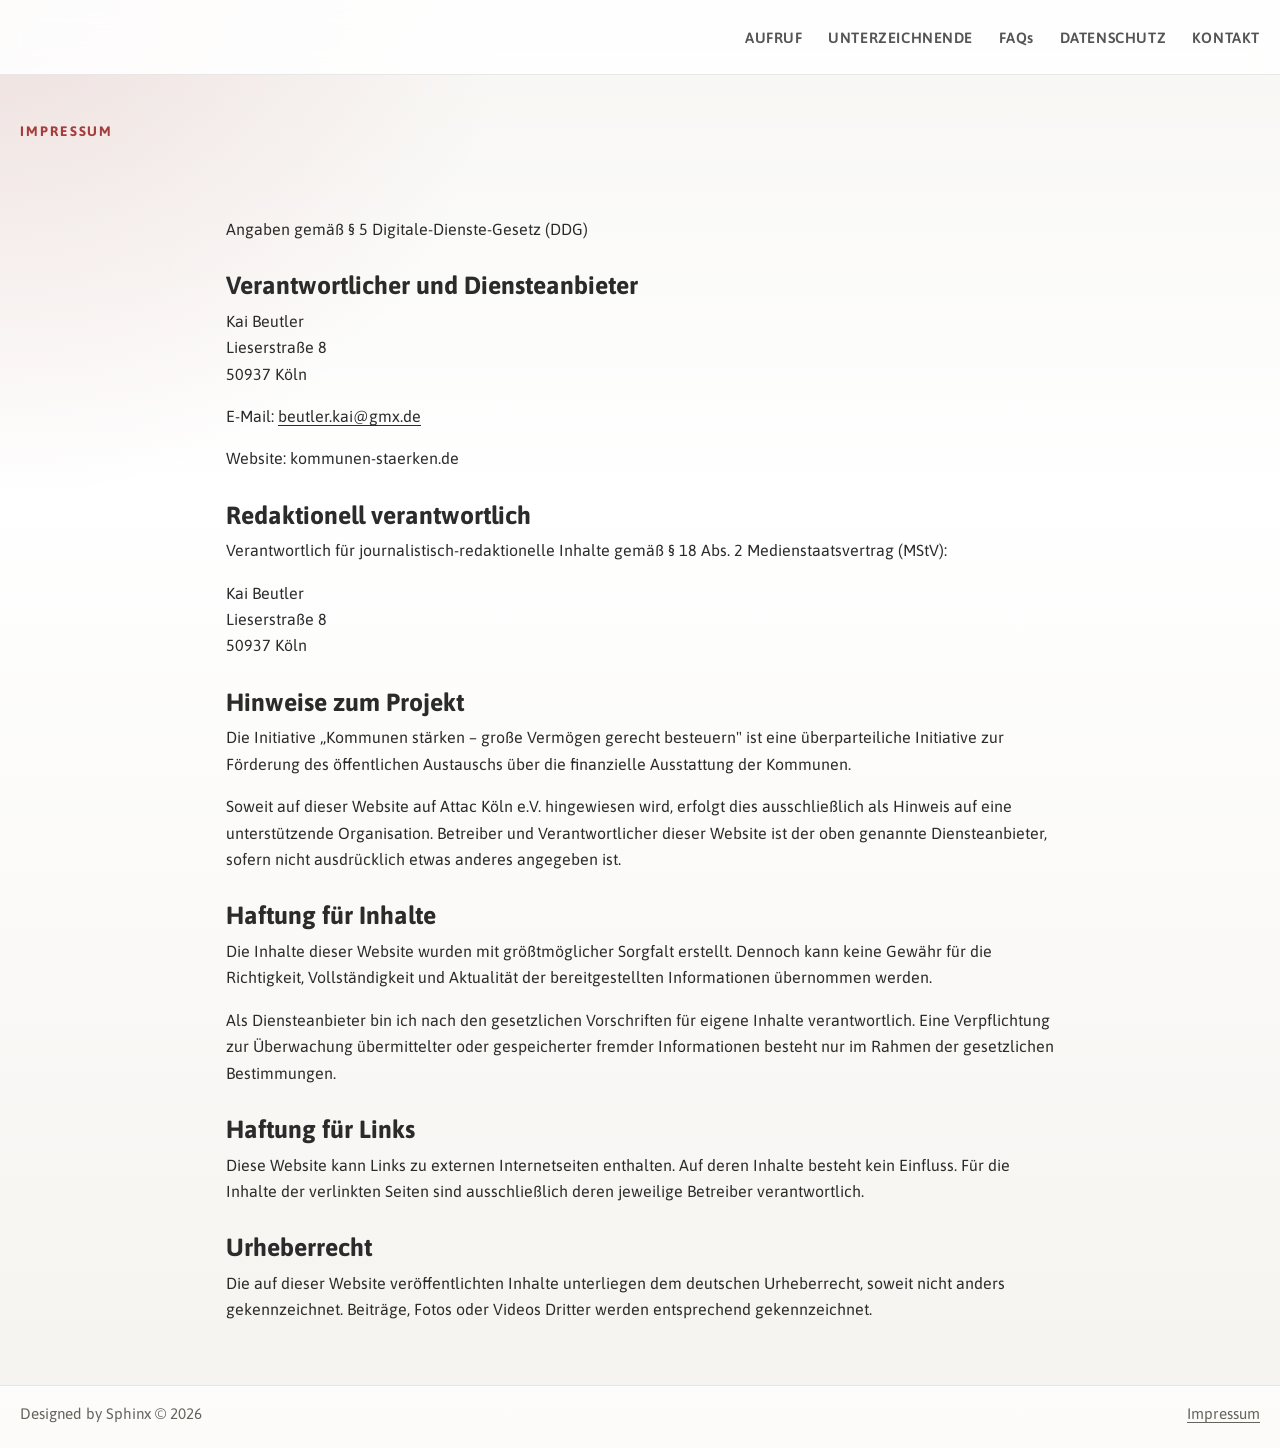
<file: impressum/index.html>
<!doctype html>
<html lang="de">
<head>
  <meta charset="utf-8">
  <meta name="viewport" content="width=device-width, initial-scale=1">
  <title>Impressum - Kommunen stärken</title>
  <meta name="description" content="Impressum der lokalen Kopie.">
  <link rel="preconnect" href="https://fonts.googleapis.com">
  <link rel="preconnect" href="https://fonts.gstatic.com" crossorigin>
  <link href="https://fonts.googleapis.com/css2?family=Asap:wght@300;400;500;600;700&display=swap" rel="stylesheet">
  <link rel="stylesheet" href="../style.css?v=20260801">
  <script defer src="../script.js?v=20260732"></script>
</head>
<body>
  <header class="site-header">
    <div class="container header-inner">
      <button class="nav-toggle" type="button" aria-expanded="false" aria-controls="site-nav">
        <span class="sr-only">Navigation umschalten</span>
        <span></span><span></span><span></span>
      </button>
      <nav id="site-nav" class="site-nav" aria-label="Hauptnavigation">
        <a href="../">Aufruf</a>
        <a href="../unterstuetzer-unterstuetzerinnen-unterschriften/">Unterzeichnende</a>
        <a class="faq-link" href="../faqs/">FAQs</a>
        <a href="../datenschutz/">Datenschutz</a>
        <a href="../kontakt/">Kontakt</a>
      </nav>
    </div>
  </header>

  <main class="page">
    <section class="section page-hero">
      <div class="container">
        <p class="eyebrow">Impressum</p>
      </div>
    </section>

    <section class="section">
      <div class="container prose">
        <p>Angaben gemäß § 5 Digitale-Dienste-Gesetz (DDG)</p>

        <h2>Verantwortlicher und Diensteanbieter</h2>
        <p>
          Kai Beutler<br>
          Lieserstraße 8<br>
          50937 Köln
        </p>
        <p>E-Mail: <a href="mailto:beutler.kai@gmx.de">beutler.kai@gmx.de</a></p>
        <p>Website: kommunen-staerken.de</p>

        <h2>Redaktionell verantwortlich</h2>
        <p>Verantwortlich für journalistisch-redaktionelle Inhalte gemäß § 18 Abs. 2 Medienstaatsvertrag (MStV):</p>
        <p>
          Kai Beutler<br>
          Lieserstraße 8<br>
          50937 Köln
        </p>

        <h2>Hinweise zum Projekt</h2>
        <p>Die Initiative „Kommunen stärken – große Vermögen gerecht besteuern" ist eine überparteiliche Initiative zur Förderung des öffentlichen Austauschs über die finanzielle Ausstattung der Kommunen.</p>
        <p>Soweit auf dieser Website auf Attac Köln e.V. hingewiesen wird, erfolgt dies ausschließlich als Hinweis auf eine unterstützende Organisation. Betreiber und Verantwortlicher dieser Website ist der oben genannte Diensteanbieter, sofern nicht ausdrücklich etwas anderes angegeben ist.</p>

        <h2>Haftung für Inhalte</h2>
        <p>Die Inhalte dieser Website wurden mit größtmöglicher Sorgfalt erstellt. Dennoch kann keine Gewähr für die Richtigkeit, Vollständigkeit und Aktualität der bereitgestellten Informationen übernommen werden.</p>
        <p>Als Diensteanbieter bin ich nach den gesetzlichen Vorschriften für eigene Inhalte verantwortlich. Eine Verpflichtung zur Überwachung übermittelter oder gespeicherter fremder Informationen besteht nur im Rahmen der gesetzlichen Bestimmungen.</p>

        <h2>Haftung für Links</h2>
        <p>Diese Website kann Links zu externen Internetseiten enthalten. Auf deren Inhalte besteht kein Einfluss. Für die Inhalte der verlinkten Seiten sind ausschließlich deren jeweilige Betreiber verantwortlich.</p>

        <h2>Urheberrecht</h2>
        <p>Die auf dieser Website veröffentlichten Inhalte unterliegen dem deutschen Urheberrecht, soweit nicht anders gekennzeichnet. Beiträge, Fotos oder Videos Dritter werden entsprechend gekennzeichnet.</p>
      </div>
    </section>
  </main>

  <footer class="site-footer">
    <div class="container footer-inner">
      <span>Designed by Sphinx © 2026</span>
      <a href="../impressum/">Impressum</a>
    </div>
  </footer>
</body>
</html>
</file>
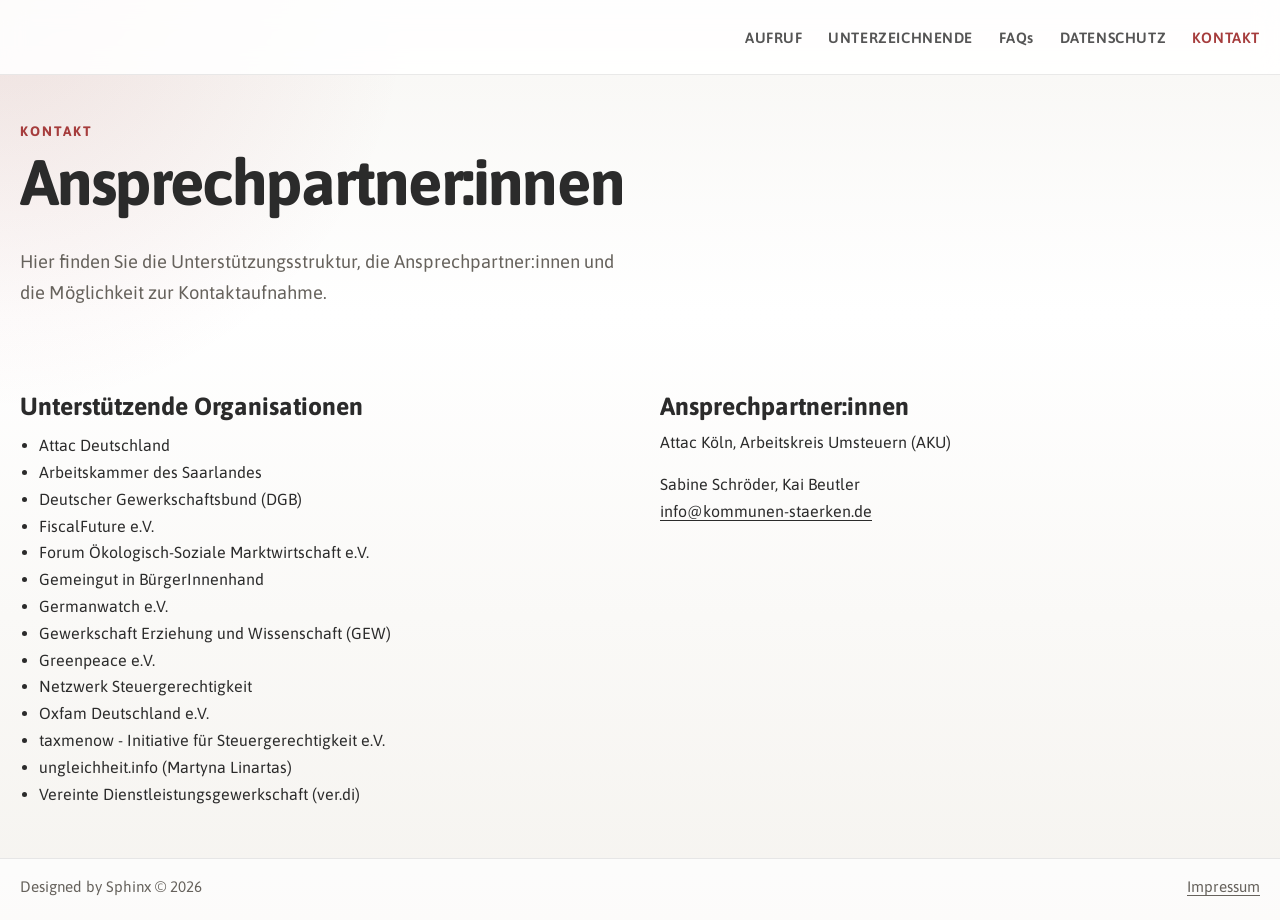
<file: kontakt/index.html>
<!doctype html>
<html lang="de">
<head>
  <meta charset="utf-8">
  <meta name="viewport" content="width=device-width, initial-scale=1">
  <title>Kontakt - Kommunen stärken</title>
  <meta name="description" content="Kontaktseite der lokalen Kopie von Kommunen stärken.">
  <link rel="preconnect" href="https://fonts.googleapis.com">
  <link rel="preconnect" href="https://fonts.gstatic.com" crossorigin>
  <link href="https://fonts.googleapis.com/css2?family=Asap:wght@300;400;500;600;700&display=swap" rel="stylesheet">
  <link rel="stylesheet" href="../style.css?v=20260801">
  <script defer src="../script.js?v=20260732"></script>
</head>
<body>
  <header class="site-header">
    <div class="container header-inner">
      <button class="nav-toggle" type="button" aria-expanded="false" aria-controls="site-nav">
        <span class="sr-only">Navigation umschalten</span>
        <span></span><span></span><span></span>
      </button>
      <nav id="site-nav" class="site-nav" aria-label="Hauptnavigation">
        <a href="../">Aufruf</a>
        <a href="../unterstuetzer-unterstuetzerinnen-unterschriften/">Unterzeichnende</a>
        <a class="faq-link" href="../faqs/">FAQs</a>
        <a href="../datenschutz/">Datenschutz</a>
        <a class="active" href="../kontakt/">Kontakt</a>
      </nav>
    </div>
  </header>

  <main class="page">
    <section class="section page-hero contact-hero">
      <div class="container">
        <p class="eyebrow">Kontakt</p>
        <h1>Ansprechpartner:innen</h1>
        <p class="page-subtitle">
          Hier finden Sie die Unterstützungsstruktur, die Ansprechpartner:innen und die Möglichkeit zur Kontaktaufnahme.
        </p>
      </div>
    </section>

    <section class="section">
      <div class="container contact-grid contact-left">
        <div class="prose">
          <h2>Unterstützende Organisationen</h2>
          <ul class="support-list">
            <li>Attac Deutschland</li>
            <li>Arbeitskammer des Saarlandes</li>
            <li>Deutscher Gewerkschaftsbund (DGB)</li>
            <li>FiscalFuture e.V.</li>
            <li>Forum Ökologisch-Soziale Marktwirtschaft e.V.</li>
            <li>Gemeingut in BürgerInnenhand</li>
            <li>Germanwatch e.V.</li>
            <li>Gewerkschaft Erziehung und Wissenschaft (GEW)</li>
            <li>Greenpeace e.V.</li>
            <li>Netzwerk Steuergerechtigkeit</li>
            <li>Oxfam Deutschland e.V.</li>
            <li>taxmenow - Initiative für Steuergerechtigkeit e.V.</li>
            <li>ungleichheit.info (Martyna Linartas)</li>
            <li>Vereinte Dienstleistungsgewerkschaft (ver.di)</li>
          </ul>
        </div>

        <div class="prose">
          <h2>Ansprechpartner:innen</h2>
          <p>Attac Köln, Arbeitskreis Umsteuern (AKU)</p>
          <p>
            Sabine Schröder, Kai Beutler<br>
            <a href="mailto:info@kommunen-staerken.de">info@kommunen-staerken.de</a>
          </p>
        </div>
      </div>
    </section>
  </main>

  <footer class="site-footer">
    <div class="container footer-inner">
      <span>Designed by Sphinx © 2026</span>
      <a href="../impressum/">Impressum</a>
    </div>
  </footer>
</body>
</html>
</file>
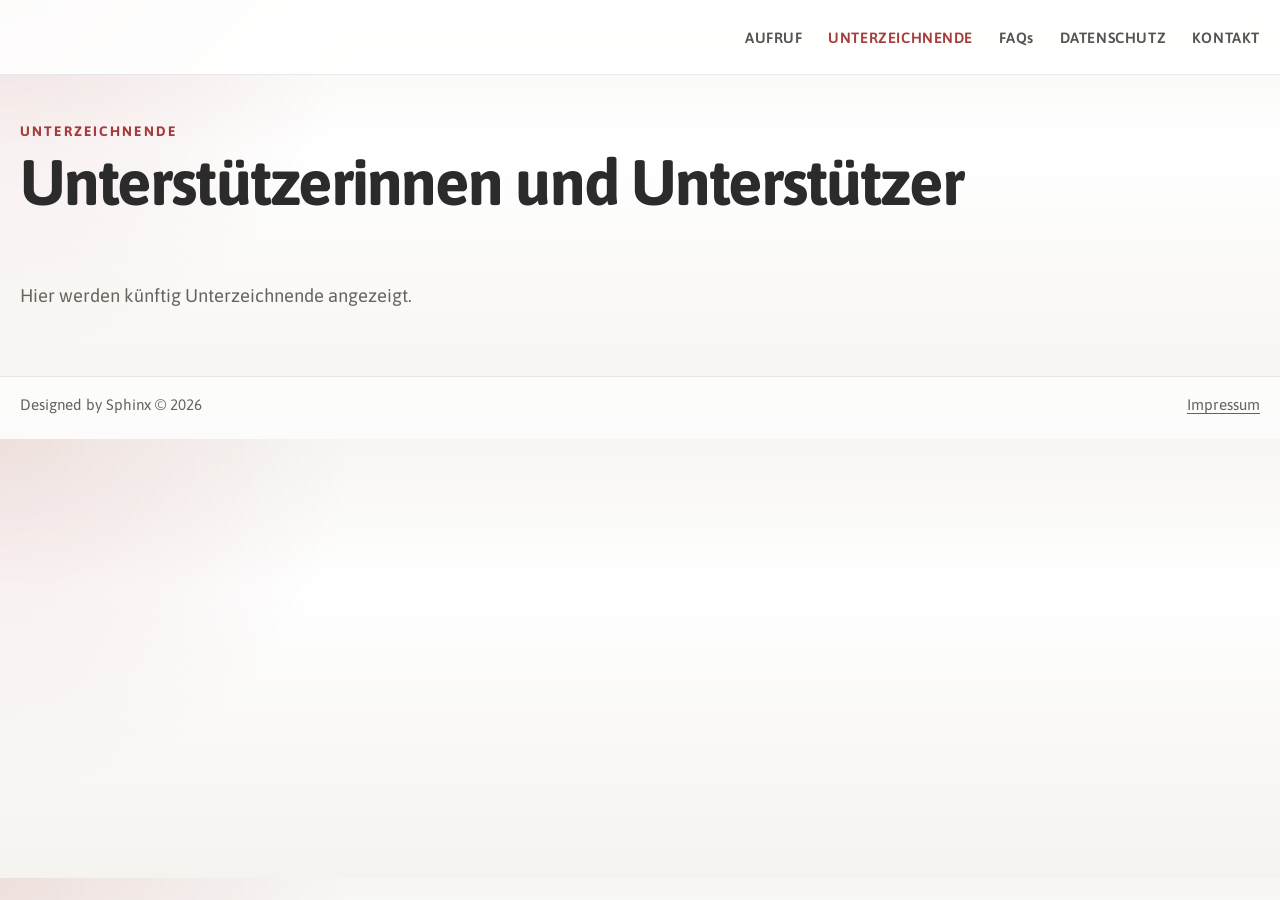
<file: unterstuetzer-unterstuetzerinnen-unterschriften/index.html>
<!doctype html>
<html lang="de">
<head>
  <meta charset="utf-8">
  <meta name="viewport" content="width=device-width, initial-scale=1">
  <title>Unterzeichnende - Kommunen stärken</title>
  <meta name="description" content="Unterzeichnende und Unterstützerinnen der lokalen Kopie.">
  <link rel="preconnect" href="https://fonts.googleapis.com">
  <link rel="preconnect" href="https://fonts.gstatic.com" crossorigin>
  <link href="https://fonts.googleapis.com/css2?family=Asap:wght@300;400;500;600;700&display=swap" rel="stylesheet">
  <link rel="stylesheet" href="../style.css?v=20260754">
  <script defer src="../script.js?v=20260732"></script>
</head>
<body>
  <header class="site-header">
    <div class="container header-inner">
      <button class="nav-toggle" type="button" aria-expanded="false" aria-controls="site-nav">
        <span class="sr-only">Navigation umschalten</span>
        <span></span><span></span><span></span>
      </button>
      <nav id="site-nav" class="site-nav" aria-label="Hauptnavigation">
        <a href="../">Aufruf</a>
        <a class="active" href="../unterstuetzer-unterstuetzerinnen-unterschriften/">Unterzeichnende</a>
        <a href="../faqs/">FAQs</a>
        <a href="../datenschutz/">Datenschutz</a>
        <a href="../kontakt/">Kontakt</a>
      </nav>
    </div>
  </header>

  <main class="page">
    <section class="section page-hero">
      <div class="container">
        <p class="eyebrow">Unterzeichnende</p>
        <h1>Unterstützerinnen und Unterstützer</h1>
      </div>
    </section>

    <section class="section">
      <div class="container">
        <p class="page-subtitle">Hier werden künftig Unterzeichnende angezeigt.</p>
      </div>
    </section>
  </main>

  <footer class="site-footer">
    <div class="container footer-inner">
      <span>Designed by Sphinx © 2026</span>
      <a href="../impressum/">Impressum</a>
    </div>
  </footer>
</body>
</html>
</file>
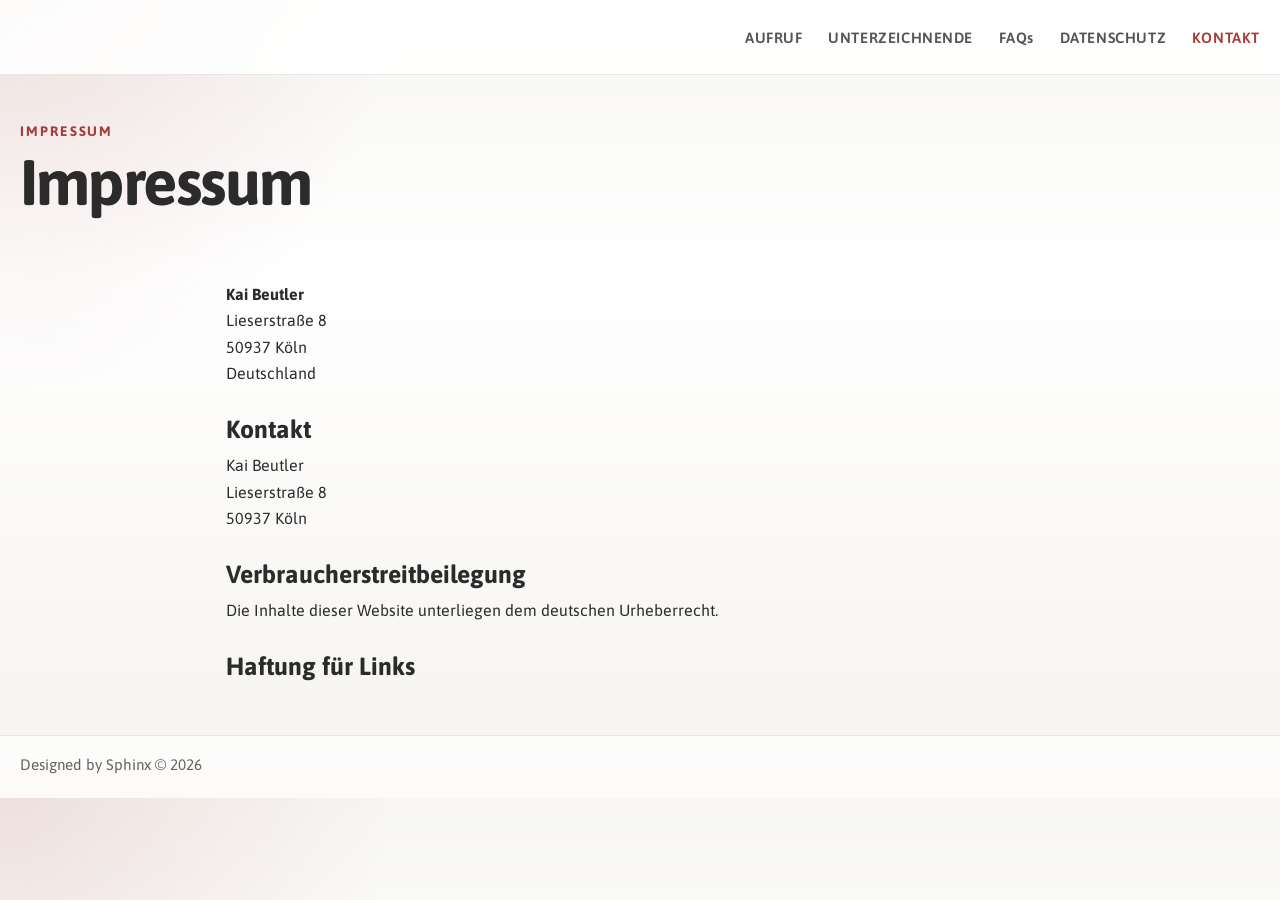
<file: impressum/impressum_final.html>
<!DOCTYPE html>

<html lang="de">
<head>
<meta charset="utf-8"/>
<meta content="width=device-width, initial-scale=1" name="viewport"/>
<title>Impressum - Kommunen stärken</title>
<meta content="Impressum der lokalen Kopie." name="description"/>
<link href="https://fonts.googleapis.com" rel="preconnect"/>
<link crossorigin="" href="https://fonts.gstatic.com" rel="preconnect"/>
<link href="https://fonts.googleapis.com/css2?family=Asap:wght@300;400;500;600;700&amp;display=swap" rel="stylesheet"/>
  <link href="../style.css?v=20260801" rel="stylesheet"/>
<script defer="" src="../script.js?v=20260732"></script>
</head>
<body>
<header class="site-header">
<div class="container header-inner">
<button aria-controls="site-nav" aria-expanded="false" class="nav-toggle" type="button">
<span class="sr-only">Navigation umschalten</span>
<span></span><span></span><span></span>
</button>
<nav aria-label="Hauptnavigation" class="site-nav" id="site-nav">
<a href="../">Aufruf</a>
<a href="../unterstuetzer-unterstuetzerinnen-unterschriften/">Unterzeichnende</a>
<a href="../faqs/">FAQs</a>
<a href="../datenschutz/">Datenschutz</a>
<a class="active" href="../impressum/">Kontakt</a>
</nav>
</div>
</header>
<main class="page">
<section class="section page-hero">
<div class="container">
<p class="eyebrow">Impressum</p>
<h1>Impressum</h1>
</div>
</section>
<section class="section">
<div class="container prose"><p><strong>Kai Beutler</strong><br/>Lieserstraße 8<br/>50937 Köln<br/>Deutschland</p><h2>Kontakt</h2>
<p>Kai Beutler<br/>Lieserstraße 8<br/>50937 Köln</p><h2>Verbraucherstreitbeilegung</h2>
<p>Die Inhalte dieser Website unterliegen dem deutschen Urheberrecht.</p><h2>Haftung für Links</h2></div>
</section>
</main>
<footer class="site-footer">
<div class="container footer-inner">
<span>Designed by Sphinx © 2026</span>
</div>
</footer>
</body>
</html>
</file>
<file: style.css>
:root {
  --bg: #f3f2ef;
  --panel: #ffffff;
  --text: #2b2b2b;
  --muted: #66625c;
  --line: rgba(43, 43, 43, 0.1);
  --accent: #a63d3d;
  --accent-dark: #7f2f2f;
  --shadow: 0 18px 48px rgba(0, 0, 0, 0.08);
  --radius: 18px;
  --max: 1240px;
}

*,
*::before,
*::after {
  box-sizing: border-box;
}

html {
  scroll-behavior: smooth;
}

body {
  margin: 0;
  color: var(--text);
  font-family: "Asap", "Segoe UI", Arial, sans-serif;
  background:
    radial-gradient(circle at top left, rgba(166, 61, 61, 0.12), transparent 26%),
    linear-gradient(180deg, #f7f6f3 0%, #ffffff 34%, #f5f3ef 100%);
}

a {
  color: inherit;
  text-decoration-thickness: 1px;
  text-underline-offset: 0.18em;
}

img {
  max-width: 100%;
  display: block;
}

.container {
  width: min(var(--max), calc(100% - 1rem));
  margin: 0 auto;
}

.site-header {
  position: sticky;
  top: 0;
  z-index: 50;
  backdrop-filter: blur(12px);
  background: rgba(255, 255, 255, 0.88);
  border-bottom: 1px solid var(--line);
}

.header-inner {
  min-height: 74px;
  display: flex;
  align-items: center;
  gap: 1.2rem;
}

.site-nav {
  margin-left: auto;
  display: flex;
  align-items: center;
  gap: 1.6rem;
}

.site-nav a {
  font-size: 0.93rem;
  font-weight: 600;
  letter-spacing: 0.04em;
  text-transform: uppercase;
  text-decoration: none;
  color: rgba(43, 43, 43, 0.8);
}

.site-nav a[href="/faqs/"],
.site-nav a[href$="/faqs/"],
.site-nav a[href$="faqs/"] {
  text-transform: none;
}

.site-nav a.faq-link {
  text-transform: none !important;
}

.page-hero .eyebrow.eyebrow-faqs {
  text-transform: none !important;
}

.faq-lower {
  text-transform: none !important;
}

.site-nav a.active {
  color: var(--accent);
}

.nav-toggle {
  display: none;
  margin-left: auto;
  width: 42px;
  height: 42px;
  border: 0;
  border-radius: 999px;
  background: transparent;
  cursor: pointer;
}

.nav-toggle span {
  display: block;
  width: 20px;
  height: 2px;
  margin: 4px auto;
  background: var(--text);
  border-radius: 999px;
}

.sr-only {
  position: absolute;
  width: 1px;
  height: 1px;
  padding: 0;
  margin: -1px;
  overflow: hidden;
  clip: rect(0, 0, 0, 0);
  border: 0;
}

.hero {
  padding: 4.5rem 0 2.8rem;
}

.home .hero {
  position: relative;
  overflow: hidden;
  padding: 0;
  min-height: 1000px;
  background:
    linear-gradient(180deg, rgba(248, 246, 242, 0.08), rgba(248, 246, 242, 0.18)),
    url("./Diverse Stadtszene mit Rathaus(1).png") center top / contain no-repeat;
  background-color: #f6f4f0;
}

.home .hero::before {
  content: "";
  position: absolute;
  inset: 0;
  background:
    linear-gradient(90deg, rgba(255, 255, 255, 0.12), rgba(255, 255, 255, 0.02) 50%, rgba(255, 255, 255, 0.08)),
    radial-gradient(circle at 20% 30%, rgba(255, 255, 255, 0.06), transparent 32%);
  pointer-events: none;
}

.home .hero .container {
  position: relative;
  z-index: 1;
}

.hero-grid,
.split,
.contact-grid {
  display: grid;
  gap: 2rem;
}

.hero-grid {
  grid-template-columns: minmax(0, 1.3fr) minmax(260px, 0.7fr);
  align-items: start;
}

.hero-copy,
.hero-panel,
.contact-panel,
.signature-form,
.quote-card,
.faq-card,
.supporter-list article {
  background: var(--panel);
  border: 1px solid var(--line);
  border-radius: var(--radius);
  box-shadow: var(--shadow);
}

.home .hero-copy,
.home .hero-panel {
  background: rgba(255, 255, 255, 0.88);
  backdrop-filter: blur(12px);
}

.hero-copy {
  padding: 2.2rem;
  min-height: 420px;
}

.hero-title {
  position: relative;
  z-index: 2;
  margin: 0 0 3rem;
  max-width: none;
  width: 100%;
  text-align: center;
}

.hero-title h1 {
  display: inline-block;
  margin: 0;
  padding: 0.25rem 0.8rem 0.35rem;
  background: rgba(255, 255, 255, 0.72);
  border-radius: 14px;
  box-decoration-break: clone;
  -webkit-box-decoration-break: clone;
  color: var(--accent);
  text-shadow: 0 2px 12px rgba(255, 255, 255, 0.82);
}

.hero-grid-home .hero-copy {
  justify-self: start;
  text-align: left;
  font-size: 1.08rem;
  line-height: 1.75;
}

.hero-grid-home {
  width: min(100%, 1240px);
  margin-left: auto;
  margin-right: auto;
  grid-template-columns: minmax(0, 1.75fr) minmax(420px, 1fr);
  column-gap: 1.1rem;
}

.hero-panel,
.contact-panel {
  padding: 1.5rem;
}

.hero-statement-panel h2 {
  color: var(--accent);
}

.hero-contact-form {
  margin-top: 0;
}

.hero-grid-home .hero-contact-form {
  grid-column: 1;
  grid-row: 2;
  padding: 1.85rem 2rem;
  max-width: none;
  width: 100%;
  justify-self: stretch;
}

.hero-grid-home .jotform-embed {
  display: block;
  width: 100%;
  margin-top: 0;
  background: rgba(255, 255, 255, 0.88);
  backdrop-filter: blur(12px);
  border-radius: 16px;
}

.hero-grid-home .jotform-embed iframe {
  display: block;
  width: 100% !important;
  min-width: 100% !important;
  border: 0 !important;
  background: transparent;
}

.hero-grid-home .jotform-embed > script {
  display: none;
}

.jotform-embed,
.jotform-embed * {
  font-family: inherit;
}

.hero-grid-home .hero-statement-panel {
  grid-column: 2;
  grid-row: 2;
  margin-top: 0;
  align-self: start;
  width: 100%;
}

.hero-grid-home .hero-copy {
  position: relative;
  max-width: none;
  width: 100%;
  padding: 3rem 3.25rem;
  border-top: 12px solid var(--accent);
}

.hero-grid-home .hero-copy::after {
  content: "";
  position: absolute;
  right: 1rem;
  bottom: 0.95rem;
  width: 4.8rem;
  height: 4.8rem;
  border-right: 0.32rem solid var(--accent);
  border-bottom: 0.32rem solid var(--accent);
  border-radius: 0 0 12px 0;
  opacity: 0.95;
}

.hero-grid-home .hero-copy .panel-label {
  margin-bottom: 1.45rem;
  font-size: 1.26rem;
  line-height: 1.45;
}

.panel-label-aufruf {
  display: inline-block;
  letter-spacing: 0.16em;
  padding-bottom: 0.12rem;
  border-bottom: 2px solid var(--accent);
}

.hero-grid-home .hero-copy .lead {
  margin-top: 1rem;
  font-size: 1.2rem;
  line-height: 1.6;
}

.hero-grid-home .hero-copy p:not(.panel-label):not(.lead) + p {
  margin-top: 1rem;
}

.hero-grid-home .hero-copy .inline-link {
  display: inline-block;
  margin-top: 0.75rem;
  font-size: inherit;
}

.hero-grid-home .hero-copy > p:not(.panel-label) {
  font-size: 1rem;
  line-height: 1.6;
  text-align: justify;
  text-justify: inter-word;
  hyphens: auto;
}

.hero-grid-home .hero-copy p {
  max-width: none;
}

.section-logos {
  padding-top: 1rem;
}

.logo-grid {
  display: grid;
  gap: 0.65rem;
}

.logo-row {
  display: grid;
  gap: 0.65rem;
}

.logo-row-top {
  grid-template-columns: repeat(8, minmax(0, 1fr));
}

.logo-row-bottom {
  width: calc(87.5% - 0.08rem);
  margin-inline: auto;
  grid-template-columns: repeat(7, minmax(0, 1fr));
}

.logo-card {
  display: flex;
  align-items: center;
  justify-content: center;
  min-width: 0;
  min-height: 116px;
  padding: 0.65rem;
  background: rgba(255, 255, 255, 0.95);
  border: 1px solid var(--line);
  border-radius: var(--radius);
  box-shadow: var(--shadow);
}

.logo-card img {
  width: 100%;
  max-width: 210px;
  max-height: 72px;
  object-fit: contain;
}

.logo-card img[src*="GEW"],
.logo-card img[alt*="GEW"],
.logo-card img[src*="DGB"],
.logo-card img[alt*="DGB"] {
  transform: scale(1.14);
  transform-origin: center;
}

.eyebrow {
  margin: 0 0 0.7rem;
  font-size: 0.86rem;
  font-weight: 700;
  letter-spacing: 0.14em;
  text-transform: uppercase;
  color: var(--accent);
}

h1, h2, h3, p {
  margin-top: 0;
}

h1 {
  margin-bottom: 1rem;
  font-size: clamp(2.25rem, 5vw, 4.15rem);
  line-height: 1.02;
  letter-spacing: -0.03em;
}

.hero-copy p,
.prose p,
.hero-panel p,
.contact-panel p,
.hero-contact-form p,
.quote-card p,
.faq-card p,
.supporter-list p {
  font-size: 1rem;
  line-height: 1.65;
}

.lead {
  font-size: 1.2rem;
  color: #3a3835;
}

.hero-actions {
  display: flex;
  flex-wrap: wrap;
  gap: 0.8rem;
  margin-top: 1.8rem;
}

.btn {
  display: inline-flex;
  align-items: center;
  justify-content: center;
  min-height: 46px;
  padding: 0.85rem 1.1rem;
  border-radius: 999px;
  border: 1px solid transparent;
  text-decoration: none;
  font-weight: 700;
  letter-spacing: 0.02em;
  cursor: pointer;
  transition: transform 0.16s ease, background 0.16s ease, border-color 0.16s ease;
}

.btn:hover {
  transform: translateY(-1px);
}

.btn-primary {
  background: var(--accent);
  color: white;
}

.btn-primary:hover {
  background: var(--accent-dark);
}

.btn-secondary {
  background: transparent;
  border-color: rgba(43, 43, 43, 0.18);
  color: var(--text);
}

.btn-block {
  width: 100%;
}

.panel-label {
  margin-bottom: 0.4rem;
  font-size: 0.86rem;
  font-weight: 700;
  text-transform: uppercase;
  letter-spacing: 0.12em;
  color: var(--accent);
}

.feature-list,
.support-list {
  margin: 1rem 0 0;
  padding-left: 1.2rem;
}

.feature-list li,
.support-list li {
  margin: 0.55rem 0;
}

.section {
  padding: 2.9rem 0;
}

.section-tight {
  padding-top: 1rem;
}

.section-alt {
  background: rgba(255, 255, 255, 0.6);
  border-top: 1px solid var(--line);
  border-bottom: 1px solid var(--line);
}

.section-heading {
  margin-bottom: 1.3rem;
}

.section-heading h2,
.page-hero h1 {
  margin-bottom: 0;
}

.contact-hero h1 {
  margin-bottom: 2rem;
}

.section-heading h2 {
  font-size: clamp(1.7rem, 3vw, 2.6rem);
  line-height: 1.05;
}

.quote-grid,
.faq-grid {
  display: grid;
  gap: 1rem;
  grid-template-columns: repeat(3, minmax(0, 1fr));
}

.quote-card,
.faq-card {
  padding: 1.35rem;
}

.faq-accordion {
  display: grid;
  gap: 0.9rem;
  max-width: 900px;
  margin: 0 auto;
}

.faq-item {
  border: 1px solid var(--line);
  border-radius: 18px;
  background: rgba(255, 255, 255, 0.88);
  overflow: hidden;
  box-shadow: 0 16px 34px rgba(58, 53, 48, 0.07);
}

.faq-item summary {
  list-style: none;
  cursor: pointer;
  position: relative;
  padding: 1.15rem 3.2rem 1.15rem 1.25rem;
  font-size: 1.08rem;
  font-weight: 700;
  line-height: 1.4;
  color: var(--text);
}

.faq-item summary::-webkit-details-marker {
  display: none;
}

.faq-item summary::after {
  content: "+";
  position: absolute;
  right: 1.15rem;
  top: 50%;
  transform: translateY(-50%);
  width: 1.9rem;
  height: 1.9rem;
  border-radius: 999px;
  border: 1px solid var(--line);
  display: grid;
  place-items: center;
  color: var(--accent);
  background: rgba(255, 255, 255, 0.94);
  font-size: 1.15rem;
  font-weight: 600;
}

.faq-item[open] summary {
  color: var(--accent);
  border-bottom: 1px solid var(--line);
  background: linear-gradient(180deg, rgba(124, 26, 32, 0.06), rgba(255, 255, 255, 0));
}

.faq-item[open] summary::after {
  content: "−";
}

.faq-answer {
  padding: 1rem 1.25rem 1.3rem;
  font-size: 1rem;
  line-height: 1.65;
  color: var(--text);
}

.faq-answer p:first-child {
  margin-top: 0;
}

.faq-answer p:last-child {
  margin-bottom: 0;
}

.faq-answer ul {
  margin-top: 0.65rem;
  margin-bottom: 0.9rem;
  padding-left: 1.2rem;
}

.faq-answer li + li {
  margin-top: 0.35rem;
}

.quote-card-accent {
  background: linear-gradient(180deg, rgba(166, 61, 61, 0.12), rgba(255, 255, 255, 0.9));
}

.quote {
  font-size: 1.05rem;
  font-weight: 600;
}

.quote-author {
  color: var(--muted);
  font-size: 0.96rem;
}

.split {
  grid-template-columns: minmax(0, 1fr) minmax(320px, 0.9fr);
  align-items: start;
}

.split-top {
  align-items: start;
}

.signature-form {
  padding: 1.4rem;
  display: grid;
  gap: 0.65rem;
}

.custom-signature-form {
  position: relative;
  gap: 1rem;
}

.form-intro {
  display: grid;
  gap: 0.8rem;
  margin-bottom: 0.25rem;
}

.form-intro-copy,
.form-video-note {
  margin: 0;
  font-size: 1rem;
  line-height: 1.65;
}

.form-video-note {
  color: var(--text);
}

.form-grid {
  display: grid;
  grid-template-columns: repeat(2, minmax(0, 1fr));
  gap: 0.95rem 1rem;
}

.field {
  display: grid;
  gap: 0.45rem;
}

.field-full {
  grid-column: 1 / -1;
}

.field label {
  font-weight: 600;
  line-height: 1.35;
}

.required-star {
  color: #d40000;
  font-weight: 700;
  margin-left: 0.15rem;
}

.field input,
.field textarea {
  width: 100%;
  padding: 0.9rem 1rem;
  border: 1px solid rgba(43, 43, 43, 0.18);
  border-radius: 12px;
  font: inherit;
  background: rgba(255, 255, 255, 0.96);
}

.field textarea {
  resize: vertical;
  min-height: 9rem;
}

.checkline.consent-checkline {
  font-weight: 400;
}

.consent-checkline a {
  white-space: normal;
}

.consent-checkmark {
  color: #d40000;
  font-weight: 700;
}

.captcha-block {
  display: grid;
  gap: 0.45rem;
}

.captcha-label {
  margin: 0;
  font-weight: 600;
}

.form-actions {
  display: flex;
  justify-content: center;
  margin-top: 0.4rem;
}

.form-actions .btn {
  width: min(360px, 100%);
  justify-content: center;
}

.jotform-submit-frame {
  position: absolute;
  left: -9999px;
  top: 0;
  width: 1px;
  height: 1px;
  border: 0;
}

.signup-form {
  display: grid;
  gap: 0.75rem;
}

.signature-form label {
  font-weight: 600;
}

.signature-form input,
.signature-form textarea {
  width: 100%;
  padding: 0.9rem 1rem;
  border: 1px solid rgba(43, 43, 43, 0.18);
  border-radius: 12px;
  font: inherit;
  background: rgba(255, 255, 255, 0.96);
}

.signup-form label {
  font-weight: 600;
}

.signup-form input,
.signup-form textarea {
  width: 100%;
  padding: 0.9rem 1rem;
  border: 1px solid rgba(43, 43, 43, 0.18);
  border-radius: 12px;
  font: inherit;
  background: rgba(255, 255, 255, 0.96);
}

.signature-form textarea {
  resize: vertical;
}

.signature-form input[type="hidden"] {
  display: none;
}

.signup-form textarea {
  resize: vertical;
}

.checkline {
  display: flex;
  gap: 0.7rem;
  align-items: flex-start;
  font-weight: 500;
  line-height: 1.55;
}

.checkline input {
  width: auto;
  padding: 0;
  border: 0;
  background: transparent;
  margin-top: 0.2rem;
  accent-color: var(--accent);
}

.checkline a {
  white-space: normal;
}

.form-note {
  margin: 0.35rem 0 0;
  color: var(--muted);
  font-size: 0.95rem;
}

.signup-form p {
  margin: 0;
  font-size: 1rem;
  line-height: 1.65;
}

.contact-grid {
  grid-template-columns: minmax(0, 1fr) minmax(280px, 0.8fr);
}

.contact-card,
.muted,
.inline-link {
  line-height: 1.7;
}

.muted {
  color: var(--muted);
}

.inline-link {
  font-weight: 700;
  color: var(--accent);
}

.video-info-trigger {
  display: inline;
  padding: 0;
  border: 0;
  background: none;
  font: inherit;
  cursor: pointer;
  text-align: left;
}

.video-info-trigger:hover,
.video-info-trigger:focus-visible {
  text-decoration: underline;
}

.consent-black {
  color: var(--text);
  font-weight: 400;
}

.email-hint {
  font-size: 0.9em;
  font-weight: 400;
  font-style: italic;
  color: var(--muted);
}

.video-modal {
  position: fixed;
  inset: 0;
  z-index: 200;
  display: none;
}

.video-modal.open {
  display: block;
}

.video-modal__backdrop {
  position: absolute;
  inset: 0;
  background: rgba(20, 16, 14, 0.62);
}

.video-modal__panel {
  position: relative;
  z-index: 1;
  width: min(920px, calc(100% - 2rem));
  max-height: min(86vh, 980px);
  margin: 4vh auto;
  padding: 1.6rem 1.7rem 1.5rem;
  overflow: auto;
  background: #fffdf9;
  border: 1px solid rgba(43, 43, 43, 0.12);
  border-radius: 20px;
  box-shadow: 0 28px 80px rgba(0, 0, 0, 0.28);
}

.video-modal__panel h2 {
  margin-bottom: 1rem;
}

.video-modal__panel h3 {
  margin: 1.35rem 0 0.6rem;
  color: var(--accent);
  font-size: 1.05rem;
}

.video-modal__panel p,
.video-modal__panel li {
  font-size: 1rem;
  line-height: 1.65;
}

.video-modal__intro {
  margin: 0 0 1rem;
  font-size: 1.5rem;
  line-height: 1.25;
  font-weight: 700;
  color: var(--text);
}

.video-modal__panel ul {
  margin: 0.2rem 0 0.8rem 1.2rem;
  padding: 0;
}

.video-modal__close {
  position: sticky;
  top: 0;
  margin-left: auto;
  display: block;
  width: 2.2rem;
  height: 2.2rem;
  border: 0;
  border-radius: 999px;
  background: rgba(166, 61, 61, 0.12);
  color: var(--accent);
  font-size: 1.5rem;
  line-height: 1;
  cursor: pointer;
}

.video-modal__close:hover,
.video-modal__close:focus-visible {
  background: rgba(166, 61, 61, 0.18);
}

.page-hero {
  padding-top: 3rem;
  padding-bottom: 1.2rem;
}

.page-subtitle {
  max-width: 60ch;
  font-size: 1.15rem;
  color: var(--muted);
  line-height: 1.65;
}

.prose {
  max-width: 92ch;
}

.contact-left {
  text-align: left;
}

.contact-grid {
  display: grid;
  grid-template-columns: repeat(2, minmax(0, 1fr));
  gap: 2.5rem;
  align-items: start;
}

.contact-grid .prose > h2 {
  margin-top: 0;
}

.prose h2 {
  margin-top: 1.8rem;
  margin-bottom: 0.55rem;
  font-size: 1.55rem;
}

.prose h3 {
  margin-top: 1.2rem;
  margin-bottom: 0.45rem;
  font-size: 1.18rem;
}

.highlight {
  padding: 1rem 1.15rem;
  border-left: 4px solid var(--accent);
  background: rgba(166, 61, 61, 0.08);
}

.table-header {
  display: grid;
  grid-template-columns: 1fr 1fr 1.4fr;
  gap: 1rem;
  margin-bottom: 0.75rem;
  padding: 0 1rem;
  color: var(--muted);
  font-size: 0.88rem;
  text-transform: uppercase;
  letter-spacing: 0.08em;
}

.supporter-list {
  display: grid;
  gap: 0.8rem;
}

.supporter-list article {
  padding: 1rem 1.1rem;
}

.supporter-list h3 {
  margin-bottom: 0.25rem;
  font-size: 1.06rem;
}

.supporter-list p {
  margin-bottom: 0.35rem;
}

.pagination {
  display: flex;
  justify-content: center;
  gap: 0.5rem;
  margin-top: 1.4rem;
}

.pagination button {
  min-width: 42px;
  min-height: 42px;
  border-radius: 999px;
  border: 1px solid rgba(43, 43, 43, 0.16);
  background: white;
  color: var(--text);
}

.pagination button.active {
  background: var(--accent);
  border-color: var(--accent);
  color: white;
}

.pagination button:disabled {
  opacity: 0.45;
}

.site-footer {
  padding: 1.2rem 0 1.6rem;
  border-top: 1px solid var(--line);
  background: rgba(255, 255, 255, 0.72);
}

.footer-inner {
  display: flex;
  justify-content: space-between;
  gap: 1rem;
  color: var(--muted);
  font-size: 0.95rem;
}

@media (max-width: 920px) {
  .hero-grid,
  .split,
  .contact-grid,
  .quote-grid,
  .faq-grid {
    grid-template-columns: 1fr;
  }

  .form-grid {
    grid-template-columns: 1fr;
  }

  .logo-grid {
    gap: 0.85rem;
  }

  .logo-row-top,
  .logo-row-bottom {
    width: 100%;
    grid-template-columns: repeat(4, minmax(0, 1fr));
  }

  .hero-stage {
    padding: 4.5rem 0 5rem;
  }

  .hero-title {
    max-width: none;
    margin-bottom: 2rem;
  }

  .hero-copy {
    min-height: 0;
  }

  .site-nav {
    position: absolute;
    top: 74px;
    left: 0;
    right: 0;
    flex-direction: column;
    align-items: stretch;
    gap: 0;
    padding: 0.6rem 1rem 1rem;
    background: rgba(255, 255, 255, 0.98);
    border-bottom: 1px solid var(--line);
    box-shadow: var(--shadow);
    display: none;
  }

  .site-nav.open {
    display: flex;
  }

  .site-nav a {
    padding: 0.85rem 0;
    border-bottom: 1px solid rgba(43, 43, 43, 0.08);
  }

  .nav-toggle {
    display: inline-block;
  }

  .table-header {
    display: none;
  }
}

@media (max-width: 560px) {
  .container {
    width: min(var(--max), calc(100% - 1.2rem));
  }

  .hero {
    padding-top: 2.2rem;
  }

  .hero-title h1 {
    font-size: clamp(2rem, 6vw, 3rem);
  }

  .hero-copy,
  .hero-panel,
  .hero-form-row,
  .contact-panel,
  .signature-form,
  .quote-card,
  .faq-card {
    padding: 1.1rem;
  }

  .logo-grid {
    gap: 0.75rem;
  }

  .logo-row-top,
  .logo-row-bottom {
    width: 100%;
    grid-template-columns: repeat(2, minmax(0, 1fr));
  }

  h1 {
    font-size: 2rem;
  }

  .footer-inner {
    flex-direction: column;
  }
}
</file>
